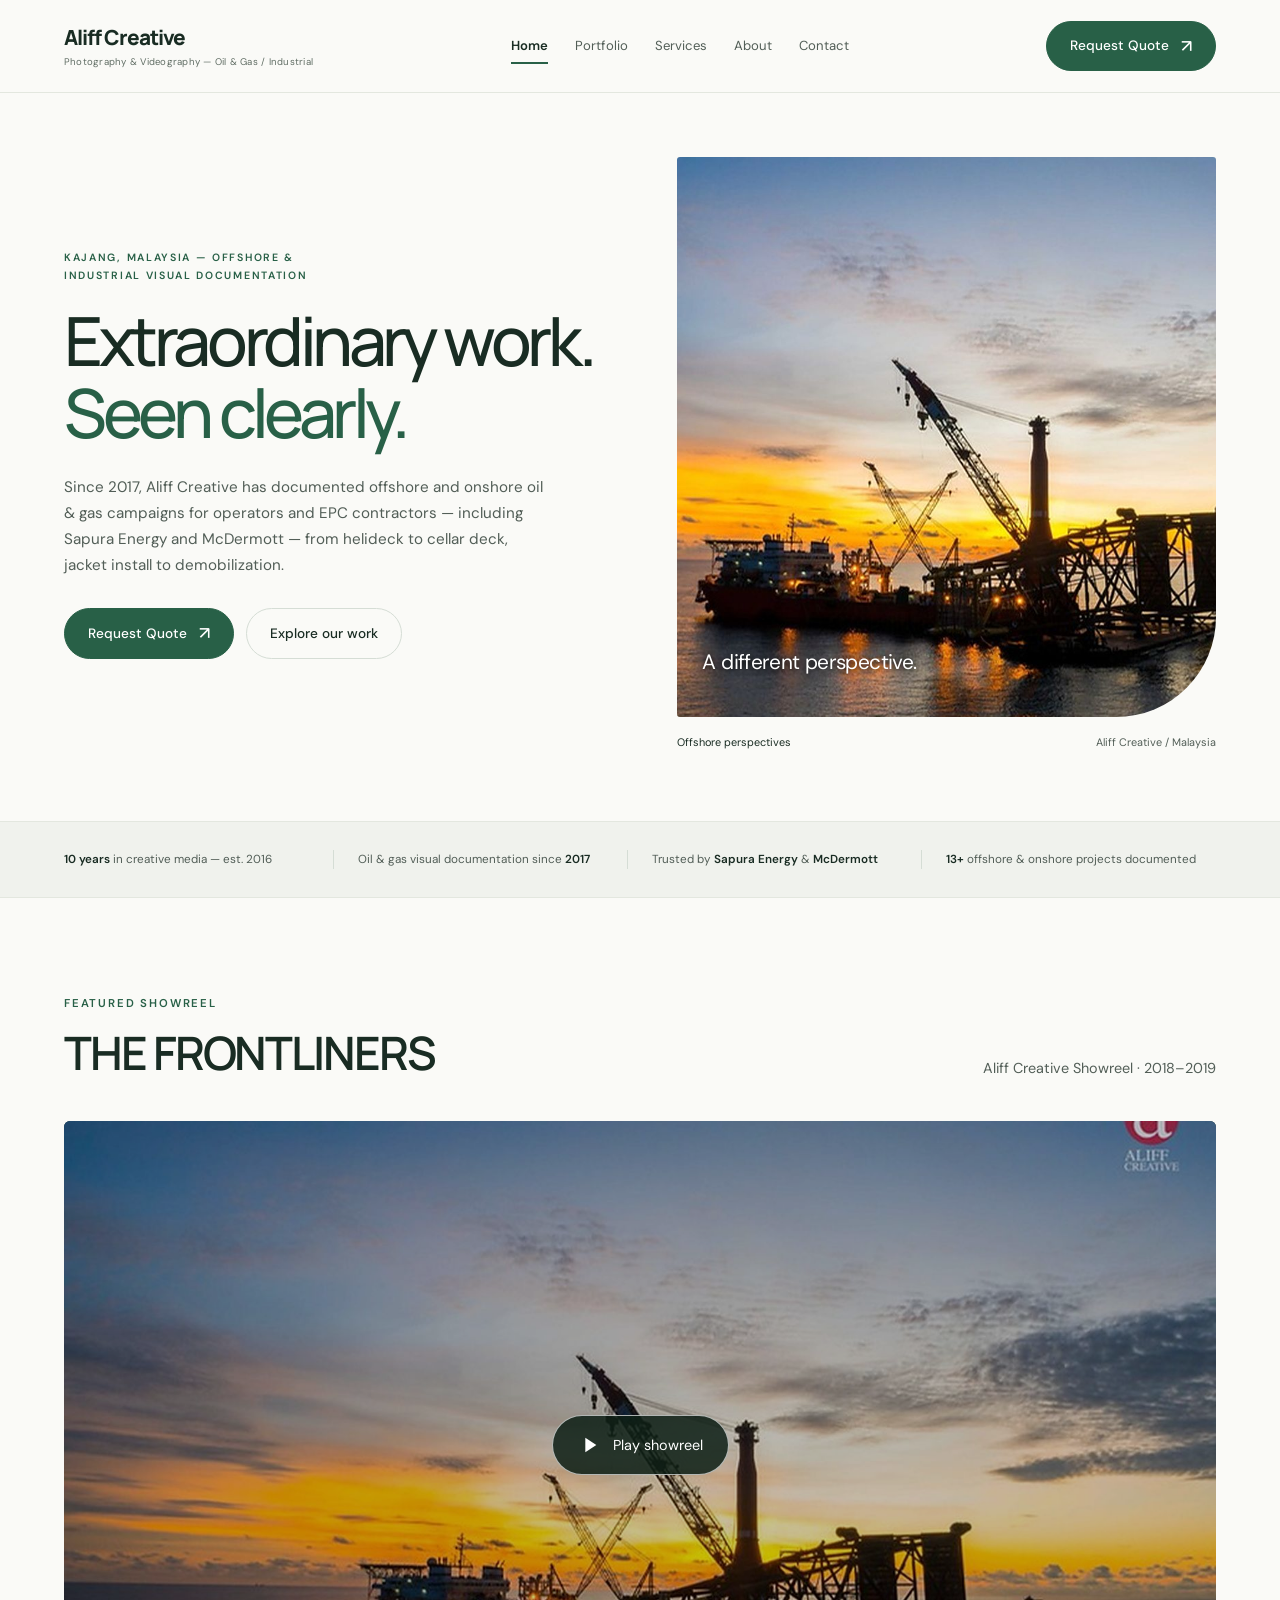
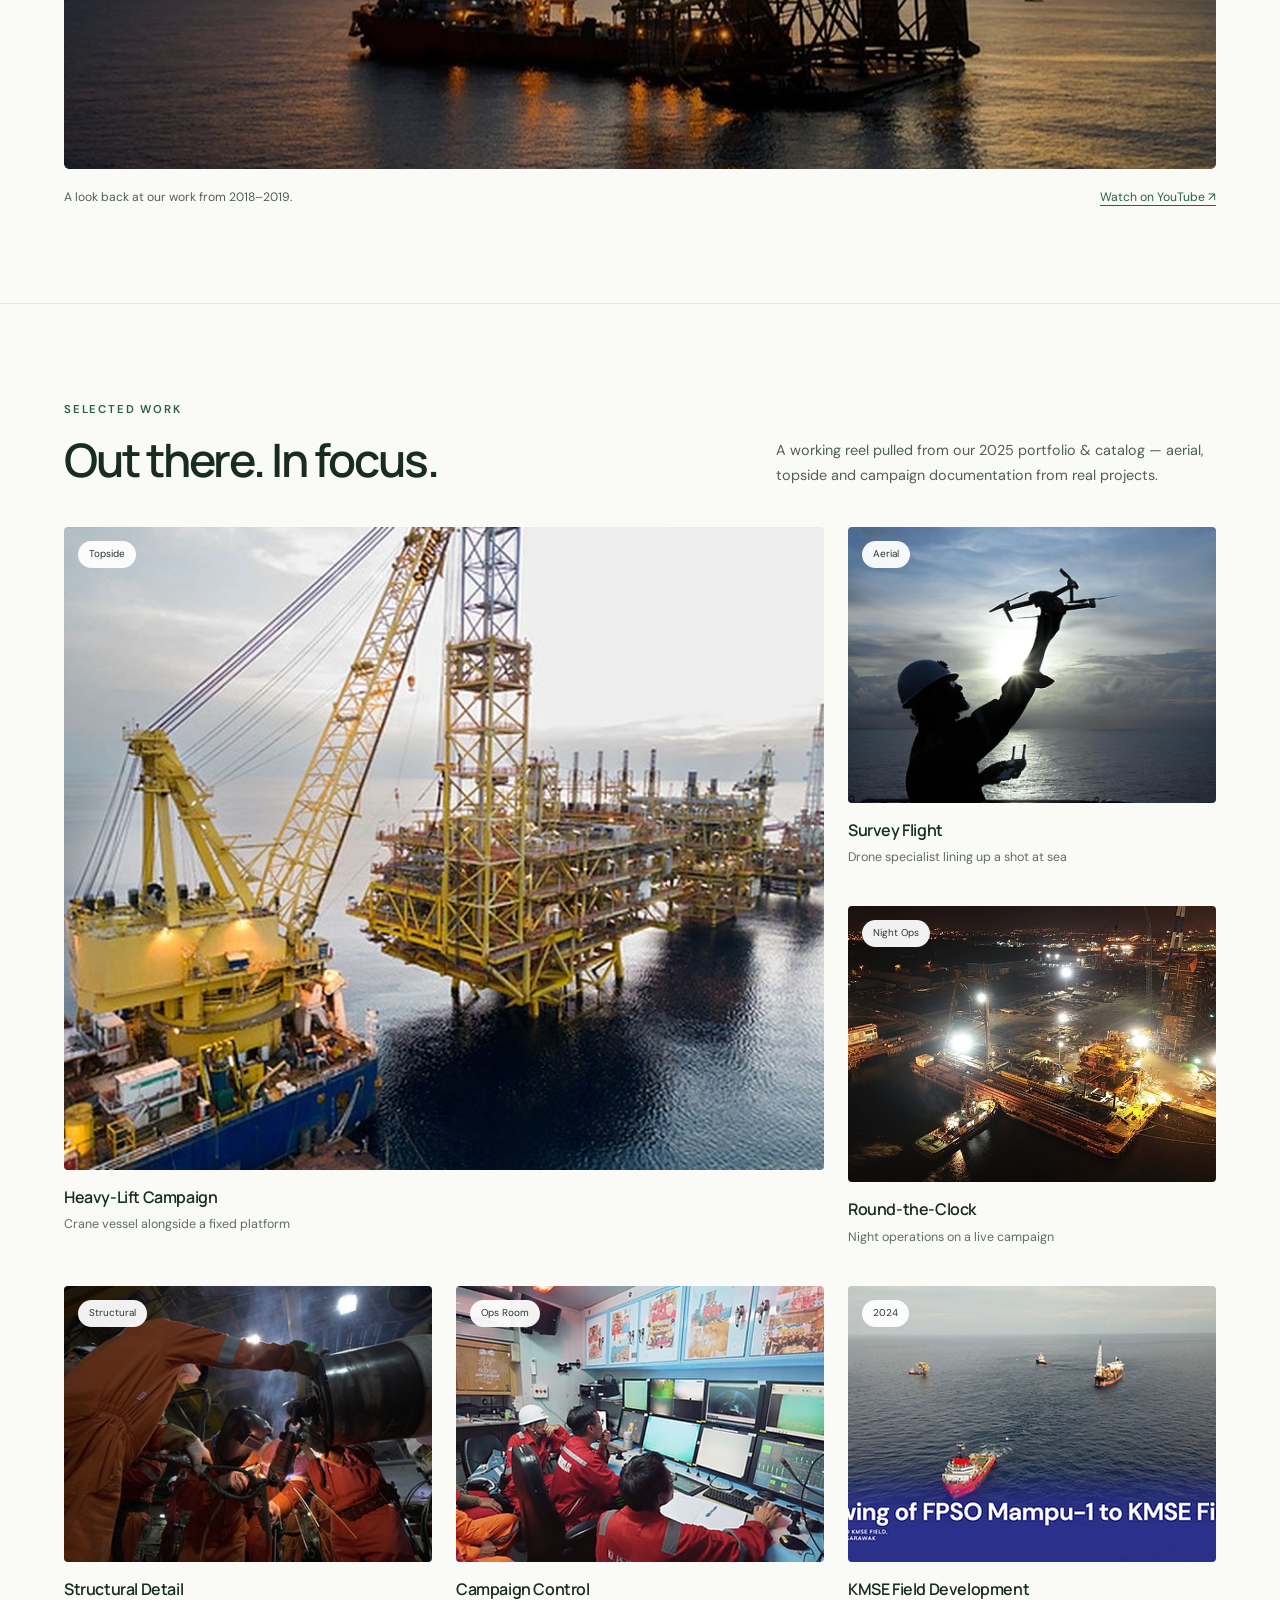
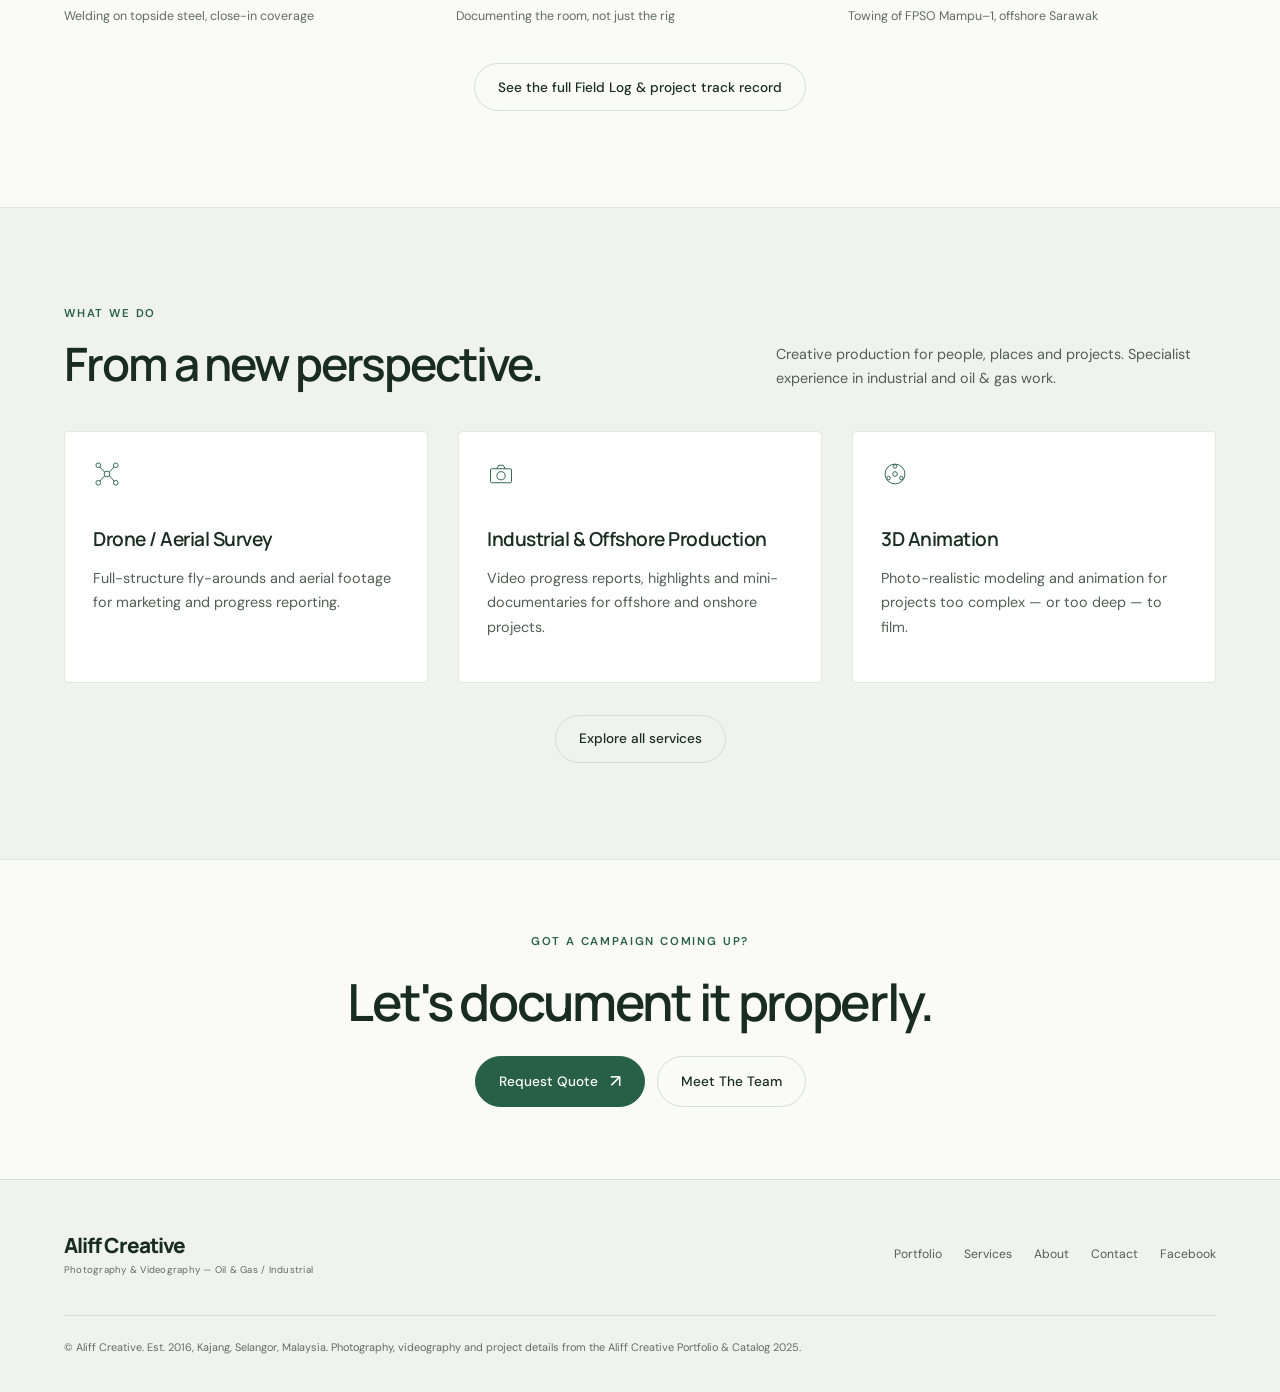
<file: index.html>
<!DOCTYPE html>
<html lang="en">
<head>
<meta charset="UTF-8">
<meta name="viewport" content="width=device-width, initial-scale=1.0">
<title>Aliff Creative — Offshore &amp; Industrial Photography, Videography</title>
<meta name="description" content="Aliff Creative documents offshore and onshore oil &amp; gas operations across Malaysia — aerial survey, topside photography, turnaround video and 3D animation, trusted since 2017.">
<link rel="preconnect" href="https://fonts.googleapis.com">
<link rel="stylesheet" href="https://fonts.googleapis.com/css2?family=Manrope:wght@400;500;600;700;800&family=DM+Sans:wght@400;500;600&display=swap">
<link rel="stylesheet" href="styles.css">
</head>
<body data-page="index">
<a class="skip-link" href="#main">Skip to content</a>

<header class="topbar">
  <div class="wrap">
    <a class="brand" href="index.html">
      <strong>Aliff Creative</strong>
      <span>Photography &amp; Videography — Oil &amp; Gas / Industrial</span>
    </a>
    <button class="navtoggle" id="navToggle" aria-expanded="false" aria-controls="navLinks" aria-label="Toggle menu">
      <span></span><span></span><span></span>
    </button>
    <nav class="navlinks" id="navLinks">
      <a href="index.html" aria-current="page">Home</a>
      <a href="work.html">Portfolio</a>
      <a href="services.html">Services</a>
      <a href="about.html">About</a>
      <a href="contact.html">Contact</a>
    </nav>
    <div class="navcta">
      <a class="btn btn-solid" href="contact.html">Request Quote</a>
    </div>
  </div>
</header>

<main id="main" tabindex="-1">
  <section class="hero">
    <div class="hero-media">
      <div class="wrap hero-copy">
        <p class="eyebrow">Kajang, Malaysia — Offshore &amp; Industrial Visual Documentation</p>
        <h1>Extraordinary work.<br><span class="accent">Seen clearly.</span></h1>
        <p>Since 2017, Aliff Creative has documented offshore and onshore oil &amp; gas campaigns for operators and EPC contractors — including Sapura Energy and McDermott — from helideck to cellar deck, jacket install to demobilization.</p>
        <div class="hero-actions">
          <a class="btn btn-solid" href="contact.html">Request Quote</a>
          <a class="btn" href="work.html">Explore our work</a>
        </div>
      </div>
      <figure class="hero-visual"><img src="images/hero-dusk.jpg" width="1680" height="945" alt="Offshore platform silhouetted against the evening sky, photographed by Aliff Creative." fetchpriority="high"><figcaption><span>Offshore perspectives</span><span>Aliff Creative / Malaysia</span></figcaption></figure>
    </div>
  </section>

  <section class="trust">
    <div class="wrap">
      <span class="chip"><strong>10 years</strong> in creative media — est. 2016</span>
      <span class="chip">Oil &amp; gas visual documentation since <strong>2017</strong></span>
      <span class="chip">Trusted by <strong>Sapura Energy</strong> &amp; <strong>McDermott</strong></span>
      <span class="chip"><strong>13+</strong> offshore &amp; onshore projects documented</span>
    </div>
  </section>

  <section class="showreel" id="showreel" aria-labelledby="showreel-title">
    <div class="wrap">
      <div class="head-row">
        <div>
          <p class="eyebrow">Featured showreel</p>
          <h2 id="showreel-title">THE FRONTLINERS</h2>
        </div>
        <p class="lede">Aliff Creative Showreel &middot; 2018&ndash;2019</p>
      </div>
      <div class="showreel-player" id="showreelPlayer">
        <a class="showreel-preview" href="https://www.youtube.com/watch?v=B8L6DgUXT6s" aria-label="Play THE FRONTLINERS, Aliff Creative Showreel 2018 to 2019">
          <img src="https://i.ytimg.com/vi/B8L6DgUXT6s/hqdefault.jpg" alt="" width="480" height="360" loading="lazy" decoding="async">
          <span class="showreel-play"><svg width="22" height="22" viewBox="0 0 24 24" aria-hidden="true"><path d="M8 4v16l12-8z" fill="currentColor"/></svg><span>Play showreel</span></span>
        </a>
      </div>
      <div class="showreel-caption">
        <span>A look back at our work from 2018&ndash;2019.</span>
        <a href="https://www.youtube.com/watch?v=B8L6DgUXT6s" target="_blank" rel="noopener">Watch on YouTube &nearr;</a>
      </div>
    </div>
  </section>

  <section id="work">
    <div class="wrap">
      <div class="head-row">
        <div>
          <p class="eyebrow">Selected Work</p>
          <h2>Out there. In focus.</h2>
        </div>
        <p class="lede">A working reel pulled from our 2025 portfolio &amp; catalog — aerial, topside and campaign documentation from real projects.</p>
      </div>

      <div class="sheet">
        <article class="frame">
          <div class="perf"></div>
          <div class="frame-media">
            <img loading="lazy" decoding="async" src="images/crane-vessel.jpg" alt="Heavy-lift crane vessel alongside a fixed offshore platform under overcast sky.">
            <span class="frame-tag">Topside</span>
          </div>
          <div class="perf"></div>
          <div class="frame-body">
            <h3>Heavy-Lift Campaign</h3>
            <p>Crane vessel alongside a fixed platform</p>
          </div>
        </article>

        <article class="frame">
          <div class="perf"></div>
          <div class="frame-media">
            <img loading="lazy" decoding="async" src="images/drone-op.jpg" alt="Drone operator silhouetted against the sun, launching a survey flight offshore.">
            <span class="frame-tag">Aerial</span>
          </div>
          <div class="perf"></div>
          <div class="frame-body">
            <h3>Survey Flight</h3>
            <p>Drone specialist lining up a shot at sea</p>
          </div>
        </article>

        <article class="frame">
          <div class="perf"></div>
          <div class="frame-media">
            <img loading="lazy" decoding="async" src="images/night-ops.jpg" alt="Night operations at a live project site, work vessels under floodlight.">
            <span class="frame-tag">Night Ops</span>
          </div>
          <div class="perf"></div>
          <div class="frame-body">
            <h3>Round-the-Clock</h3>
            <p>Night operations on a live campaign</p>
          </div>
        </article>

        <article class="frame">
          <div class="perf"></div>
          <div class="frame-media">
            <img loading="lazy" decoding="async" src="images/welding.jpg" alt="Welder in full PPE working on topside structural steel, sparks visible.">
            <span class="frame-tag">Structural</span>
          </div>
          <div class="perf"></div>
          <div class="frame-body">
            <h3>Structural Detail</h3>
            <p>Welding on topside steel, close-in coverage</p>
          </div>
        </article>

        <article class="frame">
          <div class="perf"></div>
          <div class="frame-media">
            <img loading="lazy" decoding="async" src="images/control-room.jpg" alt="Crew in red coveralls monitoring multiple screens in an operations control room.">
            <span class="frame-tag">Ops Room</span>
          </div>
          <div class="perf"></div>
          <div class="frame-body">
            <h3>Campaign Control</h3>
            <p>Documenting the room, not just the rig</p>
          </div>
        </article>

        <article class="frame">
          <div class="perf"></div>
          <div class="frame-media">
            <img loading="lazy" decoding="async" src="images/fpso-towing.jpg" alt="Aerial view of the FPSO Mampu-1 under tow to KMSE Field, offshore Sarawak.">
            <span class="frame-tag">2024</span>
          </div>
          <div class="perf"></div>
          <div class="frame-body">
            <h3>KMSE Field Development</h3>
            <p>Towing of FPSO Mampu&#8211;1, offshore Sarawak</p>
          </div>
        </article>
      </div>

      <div style="margin-top:36px;text-align:center;">
        <a class="btn" href="work.html">See the full Field Log &amp; project track record</a>
      </div>
    </div>
  </section>

  <section style="background:var(--ink-2);border-block:1px solid var(--line-soft);">
    <div class="wrap">
      <div class="head-row">
        <div>
          <p class="eyebrow">What We Do</p>
          <h2>From a new perspective.</h2>
        </div>
        <p class="lede">Creative production for people, places and projects. Specialist experience in industrial and oil &amp; gas work.</p>
      </div>
      <div class="spec-list home-services">
        <div class="spec">
          <svg viewBox="0 0 48 48" stroke-width="1.6" fill="none" stroke="currentColor"><circle cx="24" cy="24" r="5"/><circle cx="9" cy="9" r="4"/><circle cx="39" cy="9" r="4"/><circle cx="9" cy="39" r="4"/><circle cx="39" cy="39" r="4"/><line x1="20" y1="21" x2="12" y2="12"/><line x1="28" y1="21" x2="36" y2="12"/><line x1="20" y1="27" x2="12" y2="36"/><line x1="28" y1="27" x2="36" y2="36"/></svg>
          <div><h3>Drone / Aerial Survey</h3><p>Full-structure fly-arounds and aerial footage for marketing and progress reporting.</p></div>
        </div>
        <div class="spec">
          <svg viewBox="0 0 48 48" stroke-width="1.6" fill="none" stroke="currentColor"><rect x="6" y="15" width="36" height="24" rx="2"/><path d="M17 15l3-6h8l3 6"/><circle cx="24" cy="27" r="7"/></svg>
          <div><h3>Industrial &amp; Offshore Production</h3><p>Video progress reports, highlights and mini-documentaries for offshore and onshore projects.</p></div>
        </div>
        <div class="spec">
          <svg viewBox="0 0 48 48" stroke-width="1.6" fill="none" stroke="currentColor"><circle cx="24" cy="24" r="17"/><circle cx="24" cy="24" r="4"/><circle cx="24" cy="11" r="3"/><circle cx="35" cy="31" r="3"/><circle cx="13" cy="31" r="3"/></svg>
          <div><h3>3D Animation</h3><p>Photo-realistic modeling and animation for projects too complex — or too deep — to film.</p></div>
        </div>
      </div>
      <div style="margin-top:32px;text-align:center;">
        <a class="btn" href="services.html">Explore all services</a>
      </div>
    </div>
  </section>

  <section class="section-tight">
    <div class="wrap" style="text-align:center;">
      <p class="eyebrow">Got A Campaign Coming Up?</p>
      <h2 style="margin-top:8px;">Let's document it properly.</h2>
      <div class="hero-actions" style="justify-content:center;margin-top:24px;">
        <a class="btn btn-solid" href="contact.html">Request Quote</a>
        <a class="btn" href="about.html">Meet The Team</a>
      </div>
    </div>
  </section>
</main>

<footer>
  <div class="wrap">
    <div class="foot-row">
      <a class="brand" href="index.html">
        <strong>Aliff Creative</strong>
        <span>Photography &amp; Videography — Oil &amp; Gas / Industrial</span>
      </a>
      <nav class="foot-links">
        <a href="work.html">Portfolio</a>
        <a href="services.html">Services</a>
        <a href="about.html">About</a>
        <a href="contact.html">Contact</a>
        <a href="https://www.facebook.com/AliffCreativeDesign/" target="_blank" rel="noopener">Facebook</a>
      </nav>
    </div>
    <p class="credits">
      &copy; Aliff Creative. Est. 2016, Kajang, Selangor, Malaysia. Photography, videography and project details from the Aliff Creative Portfolio &amp; Catalog 2025.
    </p>
  </div>
</footer>

<script src="script.js"></script>
</body>
</html>
</file>
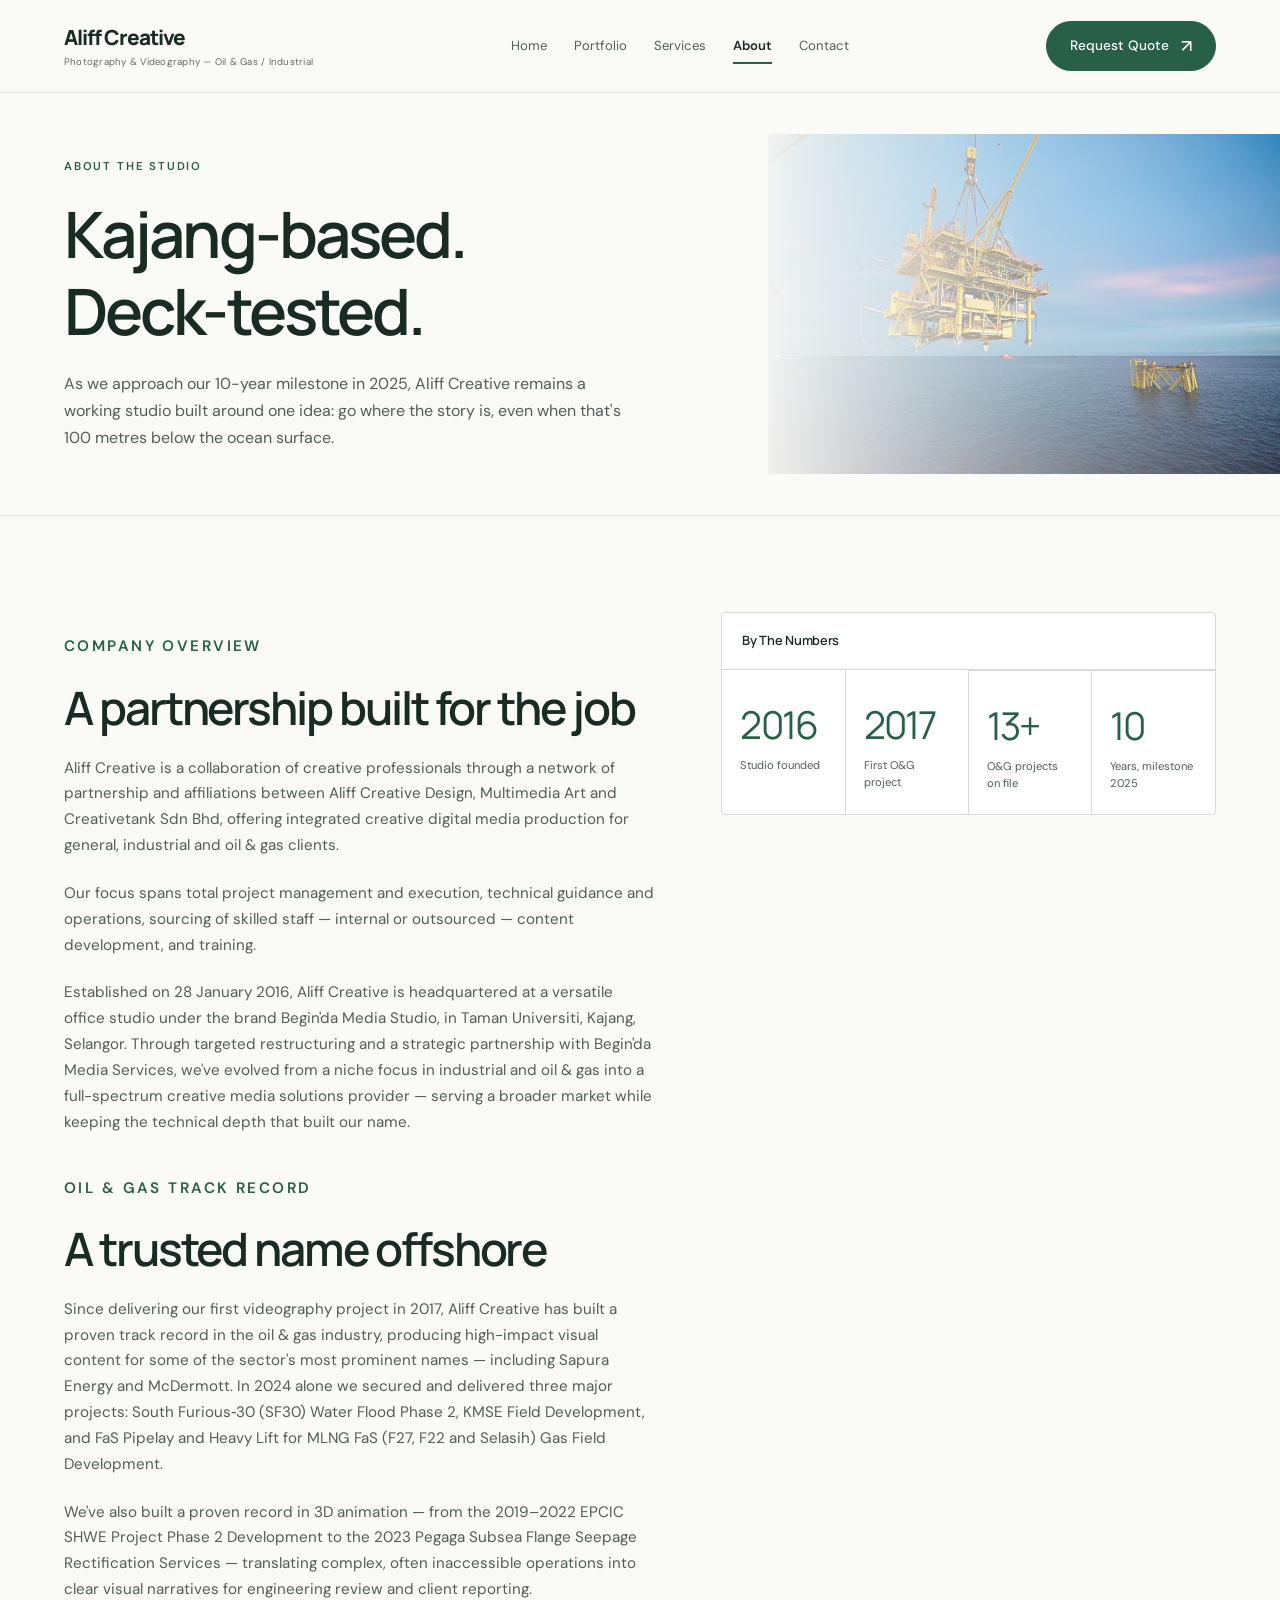
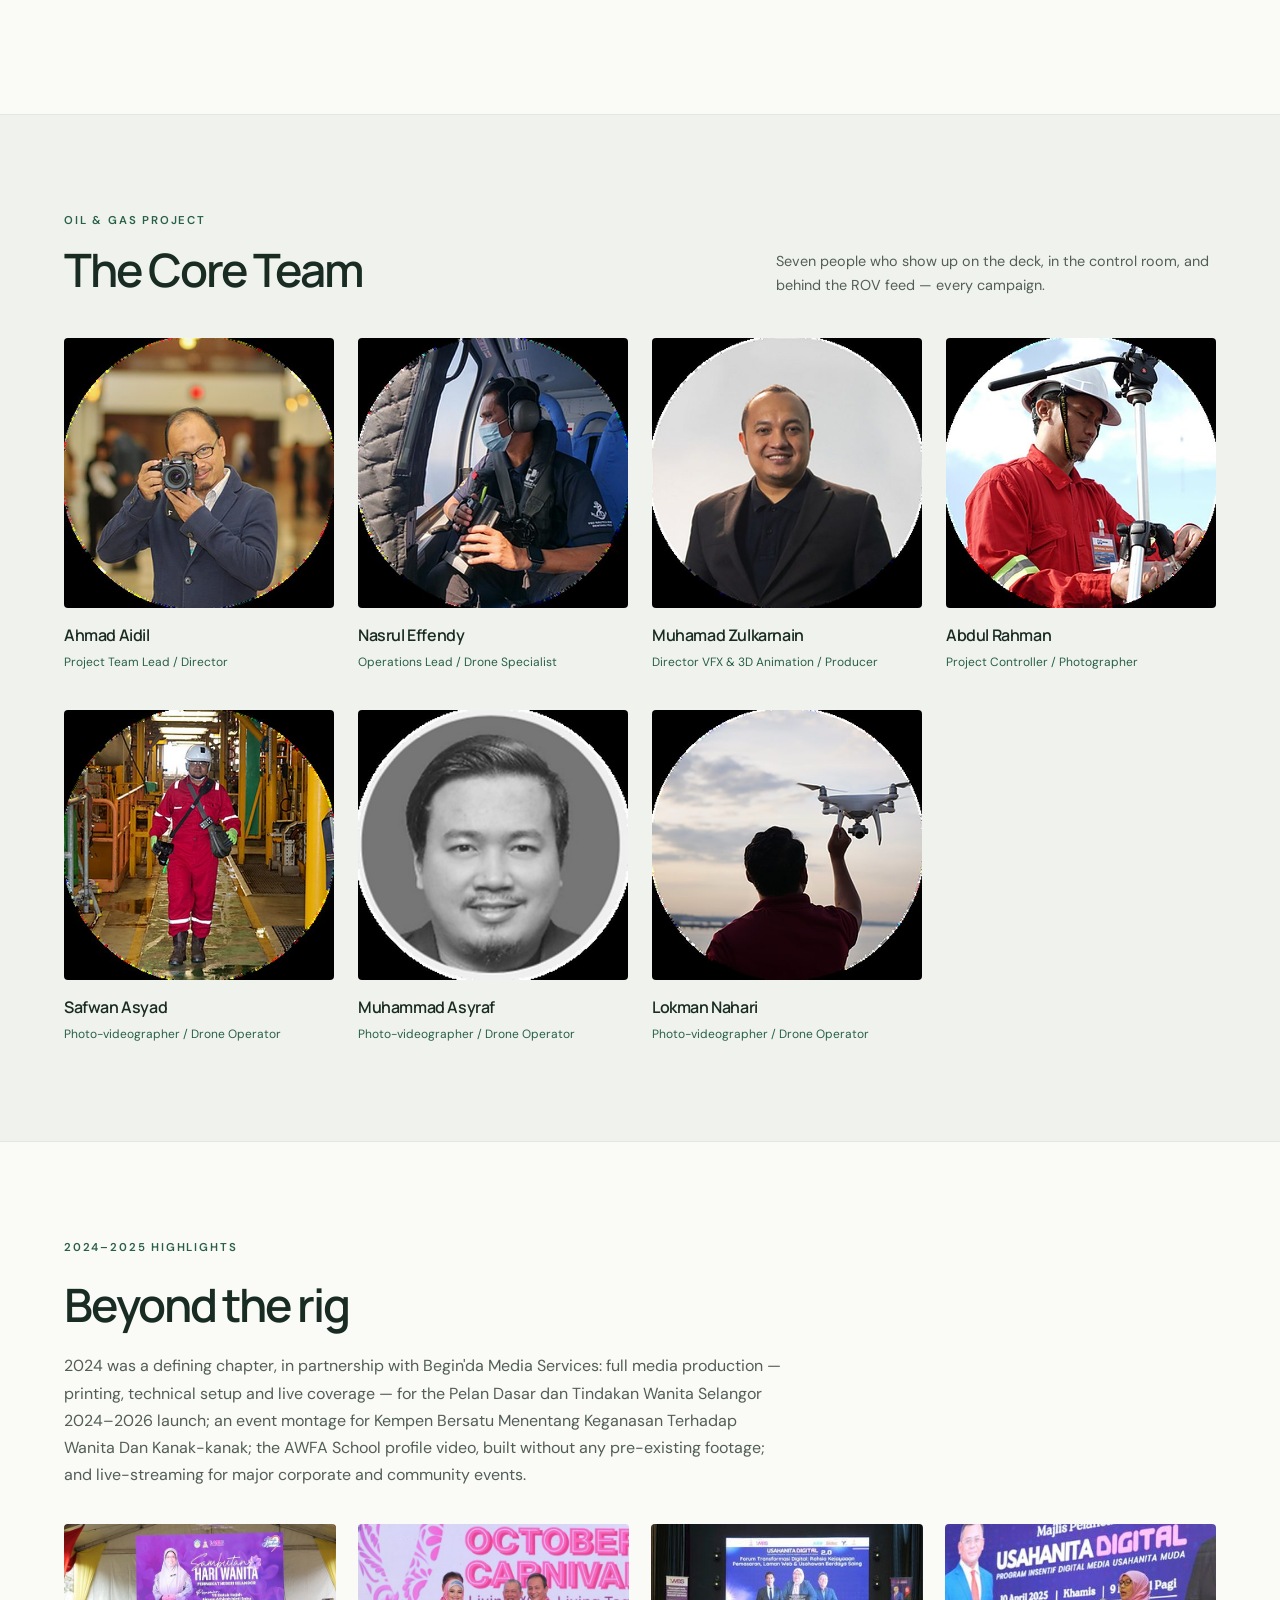
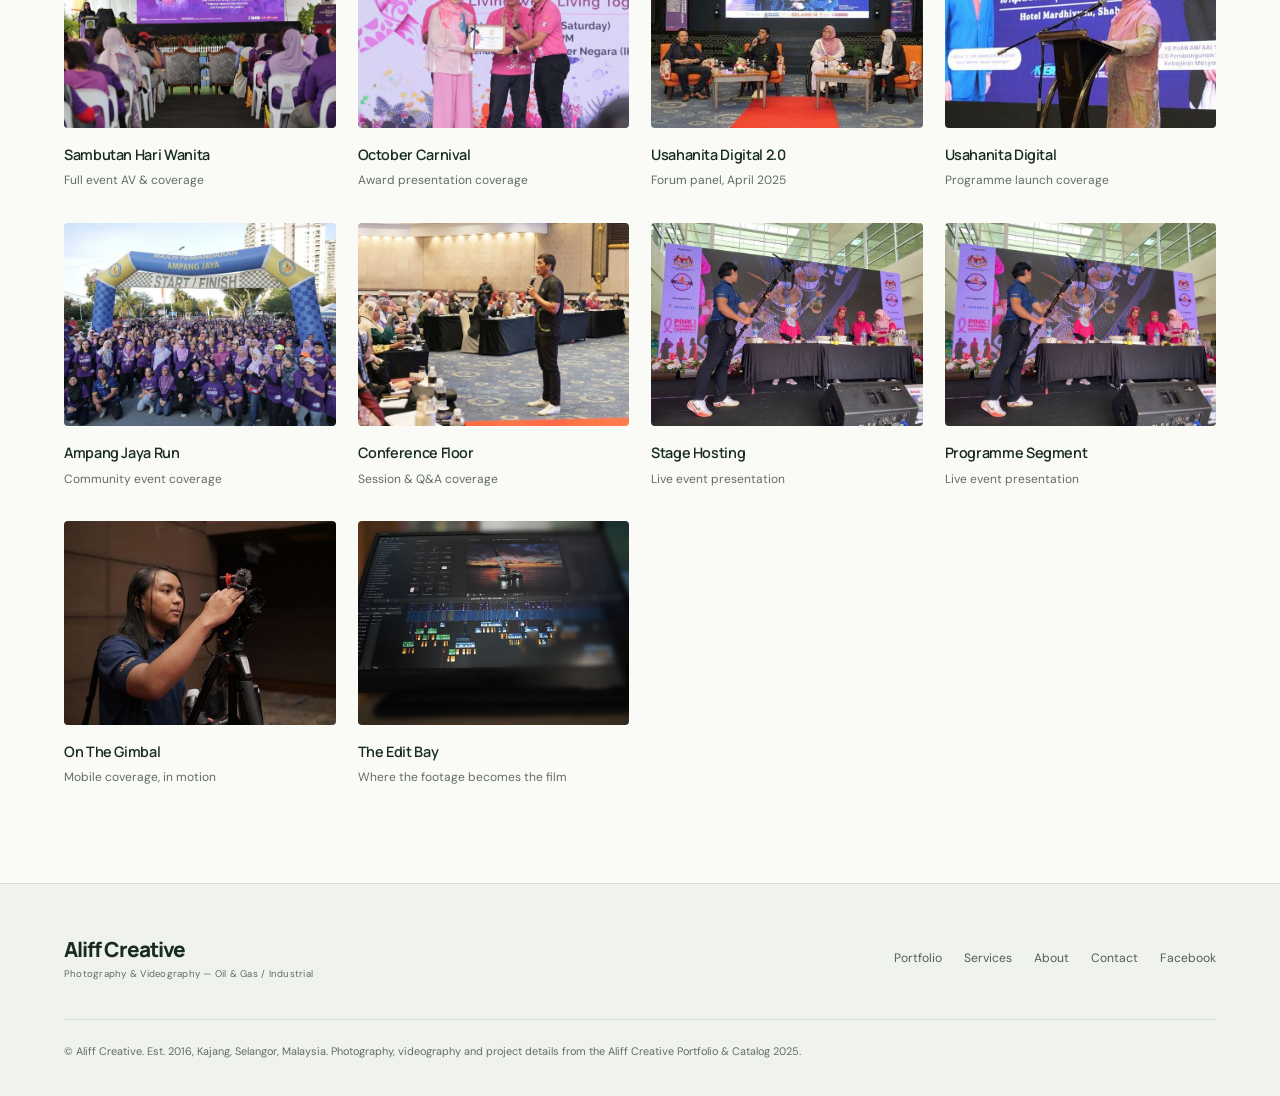
<file: about.html>
<!DOCTYPE html>
<html lang="en">
<head>
<meta charset="UTF-8">
<meta name="viewport" content="width=device-width, initial-scale=1.0">
<title>About — Aliff Creative</title>
<meta name="description" content="Aliff Creative is a Kajang-based creative media studio, a partnership of Aliff Creative Design, Multimedia Art and Creativetank Sdn Bhd, marking 10 years in 2025.">
<link rel="preconnect" href="https://fonts.googleapis.com">
<link rel="stylesheet" href="https://fonts.googleapis.com/css2?family=Manrope:wght@400;500;600;700;800&family=DM+Sans:wght@400;500;600&display=swap">
<link rel="stylesheet" href="styles.css">
</head>
<body data-page="about">
<a class="skip-link" href="#main">Skip to content</a>

<header class="topbar">
  <div class="wrap">
    <a class="brand" href="index.html"><strong>Aliff Creative</strong><span>Photography &amp; Videography — Oil &amp; Gas / Industrial</span></a>
    <button class="navtoggle" id="navToggle" aria-expanded="false" aria-controls="navLinks" aria-label="Toggle menu"><span></span><span></span><span></span></button>
    <nav class="navlinks" id="navLinks">
      <a href="index.html">Home</a>
      <a href="work.html">Portfolio</a>
      <a href="services.html">Services</a>
      <a href="about.html" aria-current="page">About</a>
      <a href="contact.html">Contact</a>
    </nav>
    <div class="navcta"><a class="btn btn-solid" href="contact.html">Request Quote</a></div>
  </div>
</header>

<main id="main" tabindex="-1">
  <section class="page-header">
    <div class="page-header-media" style="background-image:url('images/platform-day.jpg');">
      <div class="wrap page-header-copy">
        <p class="eyebrow">About The Studio</p>
        <h1>Kajang-based. Deck-tested.</h1>
        <p>As we approach our 10-year milestone in 2025, Aliff Creative remains a working studio built around one idea: go where the story is, even when that's 100 metres below the ocean surface.</p>
      </div>
    </div>
  </section>

  <section>
    <div class="wrap about-grid">
      <div class="about-copy">
        <p class="eyebrow">Company Overview</p>
        <h2 style="margin-top:8px;">A partnership built for the job</h2>
        <p style="margin-top:20px;">Aliff Creative is a collaboration of creative professionals through a network of partnership and affiliations between Aliff Creative Design, Multimedia Art and Creativetank Sdn Bhd, offering integrated creative digital media production for general, industrial and oil &amp; gas clients.</p>
        <p>Our focus spans total project management and execution, technical guidance and operations, sourcing of skilled staff — internal or outsourced — content development, and training.</p>
        <p>Established on 28 January 2016, Aliff Creative is headquartered at a versatile office studio under the brand Begin'da Media Studio, in Taman Universiti, Kajang, Selangor. Through targeted restructuring and a strategic partnership with Begin'da Media Services, we've evolved from a niche focus in industrial and oil &amp; gas into a full-spectrum creative media solutions provider — serving a broader market while keeping the technical depth that built our name.</p>

        <p class="eyebrow" style="margin-top:40px;">Oil &amp; Gas Track Record</p>
        <h2 style="margin-top:8px;">A trusted name offshore</h2>
        <p style="margin-top:20px;">Since delivering our first videography project in 2017, Aliff Creative has built a proven track record in the oil &amp; gas industry, producing high-impact visual content for some of the sector's most prominent names — including Sapura Energy and McDermott. In 2024 alone we secured and delivered three major projects: South Furious&#8209;30 (SF30) Water Flood Phase 2, KMSE Field Development, and FaS Pipelay and Heavy Lift for MLNG FaS (F27, F22 and Selasih) Gas Field Development.</p>
        <p>We've also built a proven record in 3D animation — from the 2019&#8211;2022 EPCIC SHWE Project Phase 2 Development to the 2023 Pegaga Subsea Flange Seepage Rectification Services — translating complex, often inaccessible operations into clear visual narratives for engineering review and client reporting.</p>
      </div>

      <div class="standards">
        <h3>By The Numbers</h3>
        <div class="stats" style="border:none;">
          <div class="stat" style="border-right:1px solid var(--line);"><div class="num">2016</div><div class="label">Studio founded</div></div>
          <div class="stat"><div class="num">2017</div><div class="label">First O&amp;G project</div></div>
          <div class="stat" style="border-right:1px solid var(--line);border-top:1px solid var(--line);"><div class="num">13+</div><div class="label">O&amp;G projects on file</div></div>
          <div class="stat" style="border-top:1px solid var(--line);"><div class="num">10</div><div class="label">Years, milestone 2025</div></div>
        </div>
      </div>
    </div>
  </section>

  <section style="background:var(--ink-2);border-block:1px solid var(--line-soft);">
    <div class="wrap">
      <div class="head-row">
        <div>
          <p class="eyebrow">Oil &amp; Gas Project</p>
          <h2>The Core Team</h2>
        </div>
        <p class="lede">Seven people who show up on the deck, in the control room, and behind the ROV feed — every campaign.</p>
      </div>
      <div class="team-grid">
        <div class="team-card">
          <div class="team-photo"><img loading="lazy" decoding="async" src="images/team-aidil.jpg" alt="Portrait of Ahmad Aidil"></div>
          <h3>Ahmad Aidil</h3><p>Project Team Lead / Director</p>
        </div>
        <div class="team-card">
          <div class="team-photo"><img loading="lazy" decoding="async" src="images/team-effendy.jpg" alt="Portrait of Nasrul Effendy"></div>
          <h3>Nasrul Effendy</h3><p>Operations Lead / Drone Specialist</p>
        </div>
        <div class="team-card">
          <div class="team-photo"><img loading="lazy" decoding="async" src="images/team-zulkarnain.jpg" alt="Portrait of Muhamad Zulkarnain"></div>
          <h3>Muhamad Zulkarnain</h3><p>Director VFX &amp; 3D Animation / Producer</p>
        </div>
        <div class="team-card">
          <div class="team-photo"><img loading="lazy" decoding="async" src="images/team-rahman.jpg" alt="Portrait of Abdul Rahman"></div>
          <h3>Abdul Rahman</h3><p>Project Controller / Photographer</p>
        </div>
        <div class="team-card">
          <div class="team-photo"><img loading="lazy" decoding="async" src="images/team-asyad.jpg" alt="Portrait of Safwan Asyad"></div>
          <h3>Safwan Asyad</h3><p>Photo-videographer / Drone Operator</p>
        </div>
        <div class="team-card">
          <div class="team-photo"><img loading="lazy" decoding="async" src="images/team-asyraf.jpg" alt="Portrait of Muhammad Asyraf"></div>
          <h3>Muhammad Asyraf</h3><p>Photo-videographer / Drone Operator</p>
        </div>
        <div class="team-card">
          <div class="team-photo"><img loading="lazy" decoding="async" src="images/team-nahari.jpg" alt="Portrait of Lokman Nahari"></div>
          <h3>Lokman Nahari</h3><p>Photo-videographer / Drone Operator</p>
        </div>
      </div>
    </div>
  </section>

  <section>
    <div class="wrap">
      <p class="eyebrow">2024&#8211;2025 Highlights</p>
      <h2 style="margin-top:8px;max-width:24ch;">Beyond the rig</h2>
      <p style="max-width:66ch;margin-top:20px;color:var(--mist);">2024 was a defining chapter, in partnership with Begin'da Media Services: full media production — printing, technical setup and live coverage — for the Pelan Dasar dan Tindakan Wanita Selangor 2024&#8211;2026 launch; an event montage for Kempen Bersatu Menentang Keganasan Terhadap Wanita Dan Kanak-kanak; the AWFA School profile video, built without any pre-existing footage; and live-streaming for major corporate and community events.</p>

      <div class="mini-sheet" style="margin-top:36px;">
        <article class="mini-frame">
          <div class="frame-media"><img loading="lazy" decoding="async" src="images/highlight-hariwanita.jpg" alt="Large screen and seated audience at a Sambutan Hari Wanita event."></div>
          <div class="frame-body"><h3>Sambutan Hari Wanita</h3><p>Full event AV &amp; coverage</p></div>
        </article>
        <article class="mini-frame">
          <div class="frame-media"><img loading="lazy" decoding="async" src="images/highlight-carnival.jpg" alt="Prize presentation on stage at October Carnival."></div>
          <div class="frame-body"><h3>October Carnival</h3><p>Award presentation coverage</p></div>
        </article>
        <article class="mini-frame">
          <div class="frame-media"><img loading="lazy" decoding="async" src="images/highlight-usahanita-panel.jpg" alt="Panel discussion on stage at the Usahanita Digital 2.0 forum."></div>
          <div class="frame-body"><h3>Usahanita Digital 2.0</h3><p>Forum panel, April 2025</p></div>
        </article>
        <article class="mini-frame">
          <div class="frame-media"><img loading="lazy" decoding="async" src="images/highlight-usahanita-speaker.jpg" alt="Speaker addressing an audience at a Usahanita Digital programme launch."></div>
          <div class="frame-body"><h3>Usahanita Digital</h3><p>Programme launch coverage</p></div>
        </article>
        <article class="mini-frame">
          <div class="frame-media"><img loading="lazy" decoding="async" src="images/highlight-marathon.jpg" alt="Crowd of runners in purple shirts at the Ampang Jaya community run start line."></div>
          <div class="frame-body"><h3>Ampang Jaya Run</h3><p>Community event coverage</p></div>
        </article>
        <article class="mini-frame">
          <div class="frame-media"><img loading="lazy" decoding="async" src="images/highlight-speaker.jpg" alt="Speaker addressing delegates at a conference floor session."></div>
          <div class="frame-body"><h3>Conference Floor</h3><p>Session &amp; Q&amp;A coverage</p></div>
        </article>
        <article class="mini-frame">
          <div class="frame-media"><img loading="lazy" decoding="async" src="images/highlight-stage1.jpg" alt="Host on stage with a boom microphone during a live event."></div>
          <div class="frame-body"><h3>Stage Hosting</h3><p>Live event presentation</p></div>
        </article>
        <article class="mini-frame">
          <div class="frame-media"><img loading="lazy" decoding="async" src="images/highlight-stage2.jpg" alt="Second host on stage during a live programme."></div>
          <div class="frame-body"><h3>Programme Segment</h3><p>Live event presentation</p></div>
        </article>
        <article class="mini-frame">
          <div class="frame-media"><img loading="lazy" decoding="async" src="images/service-gimbal-op.jpg" alt="Camera operator using a gimbal-stabilized rig to film an event."></div>
          <div class="frame-body"><h3>On The Gimbal</h3><p>Mobile coverage, in motion</p></div>
        </article>
        <article class="mini-frame">
          <div class="frame-media"><img loading="lazy" decoding="async" src="images/studio-edit-bay.jpg" alt="Video editing timeline open on a laptop in the edit bay."></div>
          <div class="frame-body"><h3>The Edit Bay</h3><p>Where the footage becomes the film</p></div>
        </article>
      </div>
    </div>
  </section>
</main>

<footer>
  <div class="wrap">
    <div class="foot-row">
      <a class="brand" href="index.html"><strong>Aliff Creative</strong><span>Photography &amp; Videography — Oil &amp; Gas / Industrial</span></a>
      <nav class="foot-links">
        <a href="work.html">Portfolio</a>
        <a href="services.html">Services</a>
        <a href="about.html">About</a>
        <a href="contact.html">Contact</a>
        <a href="https://www.facebook.com/AliffCreativeDesign/" target="_blank" rel="noopener">Facebook</a>
      </nav>
    </div>
    <p class="credits">&copy; Aliff Creative. Est. 2016, Kajang, Selangor, Malaysia. Photography, videography and project details from the Aliff Creative Portfolio &amp; Catalog 2025.</p>
  </div>
</footer>

<script src="script.js"></script>
</body>
</html>
</file>
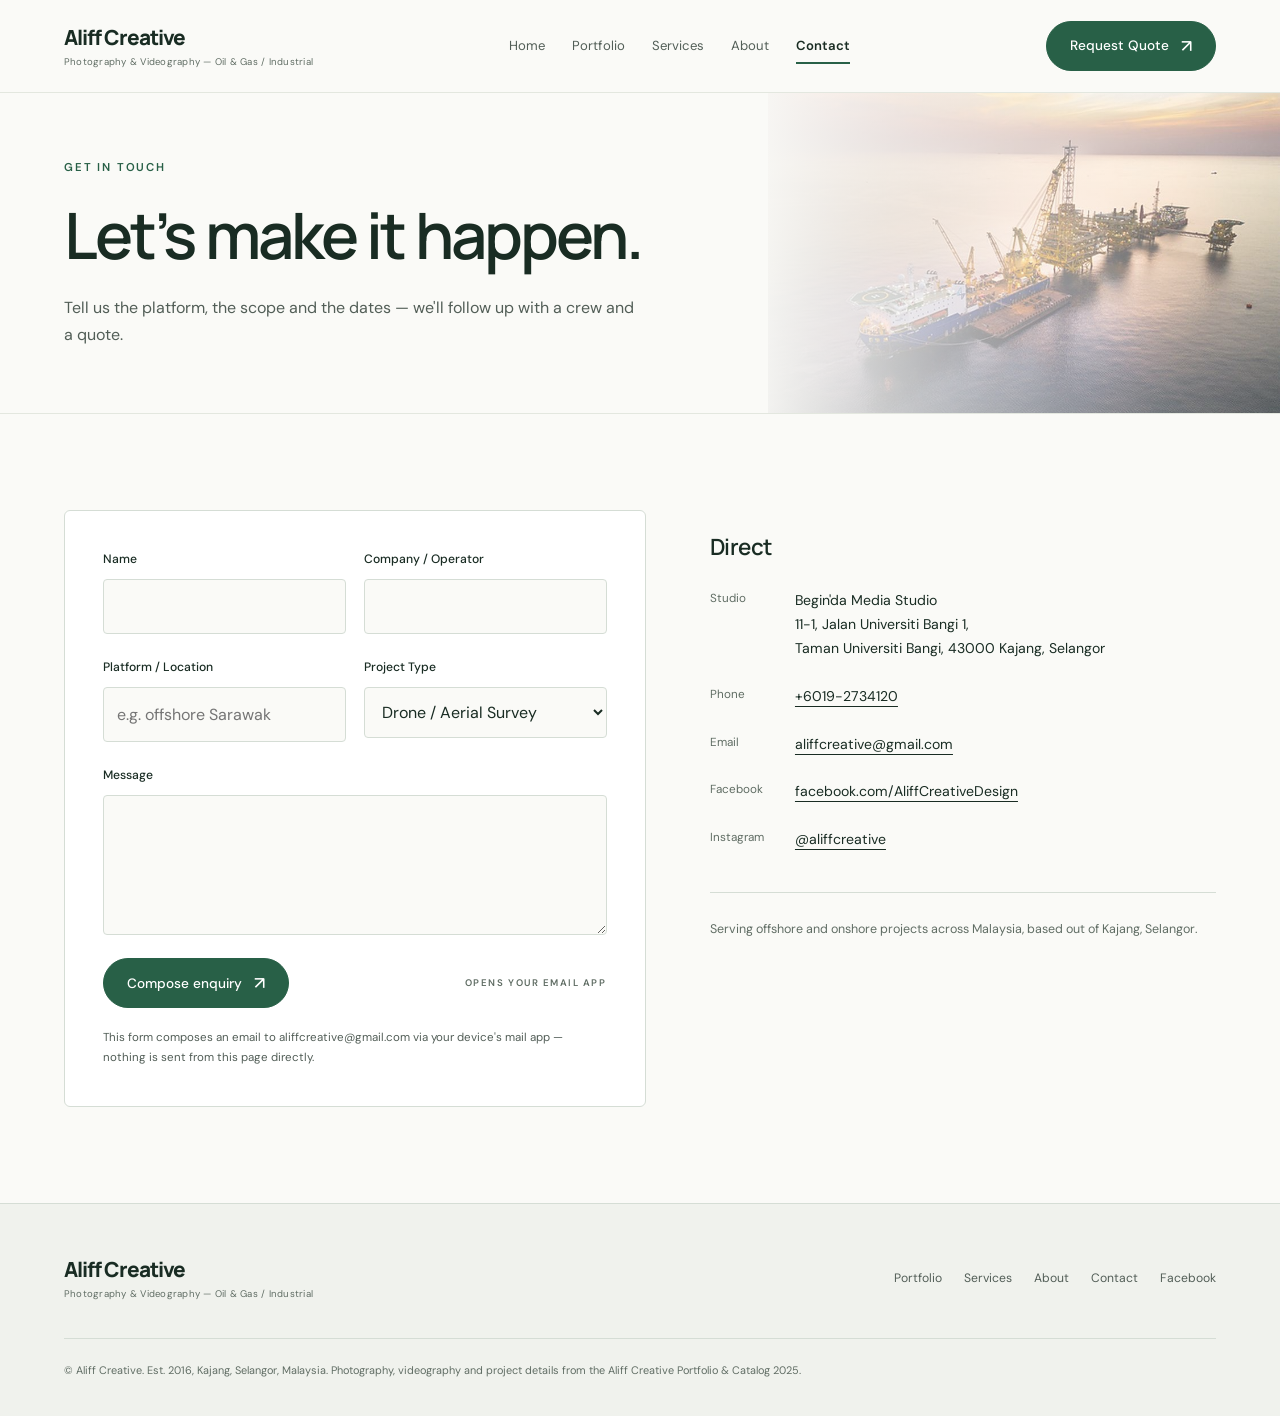
<file: contact.html>
<!DOCTYPE html>
<html lang="en">
<head>
<meta charset="UTF-8">
<meta name="viewport" content="width=device-width, initial-scale=1.0">
<title>Contact — Aliff Creative</title>
<meta name="description" content="Get in touch with Aliff Creative — Kajang, Selangor, Malaysia. Call +6019-2734120, email aliffcreative@gmail.com, or send a project request.">
<link rel="preconnect" href="https://fonts.googleapis.com">
<link rel="stylesheet" href="https://fonts.googleapis.com/css2?family=Manrope:wght@400;500;600;700;800&family=DM+Sans:wght@400;500;600&display=swap">
<link rel="stylesheet" href="styles.css">
</head>
<body data-page="contact">
<a class="skip-link" href="#main">Skip to content</a>

<header class="topbar">
  <div class="wrap">
    <a class="brand" href="index.html"><strong>Aliff Creative</strong><span>Photography &amp; Videography — Oil &amp; Gas / Industrial</span></a>
    <button class="navtoggle" id="navToggle" aria-expanded="false" aria-controls="navLinks" aria-label="Toggle menu"><span></span><span></span><span></span></button>
    <nav class="navlinks" id="navLinks">
      <a href="index.html">Home</a>
      <a href="work.html">Portfolio</a>
      <a href="services.html">Services</a>
      <a href="about.html">About</a>
      <a href="contact.html" aria-current="page">Contact</a>
    </nav>
    <div class="navcta"><a class="btn btn-solid" href="contact.html">Request Quote</a></div>
  </div>
</header>

<main id="main" tabindex="-1">
  <section class="page-header">
    <div class="page-header-media" style="background-image:url('images/sunset-panorama.jpg');">
      <div class="wrap page-header-copy">
        <p class="eyebrow">Get In Touch</p>
        <h1>Let’s make it happen.</h1>
        <p>Tell us the platform, the scope and the dates — we'll follow up with a crew and a quote.</p>
      </div>
    </div>
  </section>

  <section>
    <div class="wrap contact-grid">
      <div>
        <div class="ticket">
          <div class="confirm" id="confirmBox">Your email app should now be open with this request pre-filled — hit send from there. Prefer to skip the form? Use the direct details alongside this.</div>
          <form id="quoteForm">
            <div class="field-row">
              <div class="field"><label for="fName">Name</label><input autocomplete="name" id="fName" name="name" type="text" required></div>
              <div class="field"><label for="fCompany">Company / Operator</label><input autocomplete="organization" id="fCompany" name="company" type="text"></div>
            </div>
            <div class="field-row">
              <div class="field"><label for="fLocation">Platform / Location</label><input id="fLocation" name="location" type="text" placeholder="e.g. offshore Sarawak"></div>
              <div class="field">
                <label for="fType">Project Type</label>
                <select id="fType" name="type">
                  <option>Drone / Aerial Survey</option>
                  <option>Industrial &amp; Offshore Video-Photo</option>
                  <option>Multi-Camera / Live / Studio</option>
                  <option>Photography</option>
                  <option>Graphic Design / Printing</option>
                  <option>3D Animation</option>
                  <option>Other</option>
                </select>
              </div>
            </div>
            <div class="field"><label for="fMessage">Message</label><textarea id="fMessage" name="message" rows="4" required></textarea></div>
            <div class="ticket-foot">
              <button type="submit" class="btn btn-solid">Compose enquiry</button>
              <span class="eyebrow" style="color:var(--mist-dim);">Opens your email app</span>
            </div>
          </form>
          <p class="form-note">This form composes an email to aliffcreative@gmail.com via your device's mail app — nothing is sent from this page directly.</p>
        </div>
      </div>
      <div>
        <div class="direct">
          <h3>Direct</h3>
          <dl>
            <dt>Studio</dt><dd>Begin'da Media Studio<br>11-1, Jalan Universiti Bangi 1,<br>Taman Universiti Bangi, 43000 Kajang, Selangor</dd>
            <dt>Phone</dt><dd><a href="tel:+60192734120">+6019-2734120</a></dd>
            <dt>Email</dt><dd><a href="mailto:aliffcreative@gmail.com">aliffcreative@gmail.com</a></dd>
            <dt>Facebook</dt><dd><a href="https://www.facebook.com/AliffCreativeDesign/" target="_blank" rel="noopener">facebook.com/AliffCreativeDesign</a></dd>
            <dt>Instagram</dt><dd><a href="https://instagram.com/aliffcreative" target="_blank" rel="noopener">@aliffcreative</a></dd>
          </dl>
        </div>
        <p class="note" style="font-size:.78rem;color:var(--mist-dim);">Serving offshore and onshore projects across Malaysia, based out of Kajang, Selangor.</p>
      </div>
    </div>
  </section>
</main>

<footer>
  <div class="wrap">
    <div class="foot-row">
      <a class="brand" href="index.html"><strong>Aliff Creative</strong><span>Photography &amp; Videography — Oil &amp; Gas / Industrial</span></a>
      <nav class="foot-links">
        <a href="work.html">Portfolio</a>
        <a href="services.html">Services</a>
        <a href="about.html">About</a>
        <a href="contact.html">Contact</a>
        <a href="https://www.facebook.com/AliffCreativeDesign/" target="_blank" rel="noopener">Facebook</a>
      </nav>
    </div>
    <p class="credits">&copy; Aliff Creative. Est. 2016, Kajang, Selangor, Malaysia. Photography, videography and project details from the Aliff Creative Portfolio &amp; Catalog 2025.</p>
  </div>
</footer>

<script src="script.js"></script>
</body>
</html>
</file>
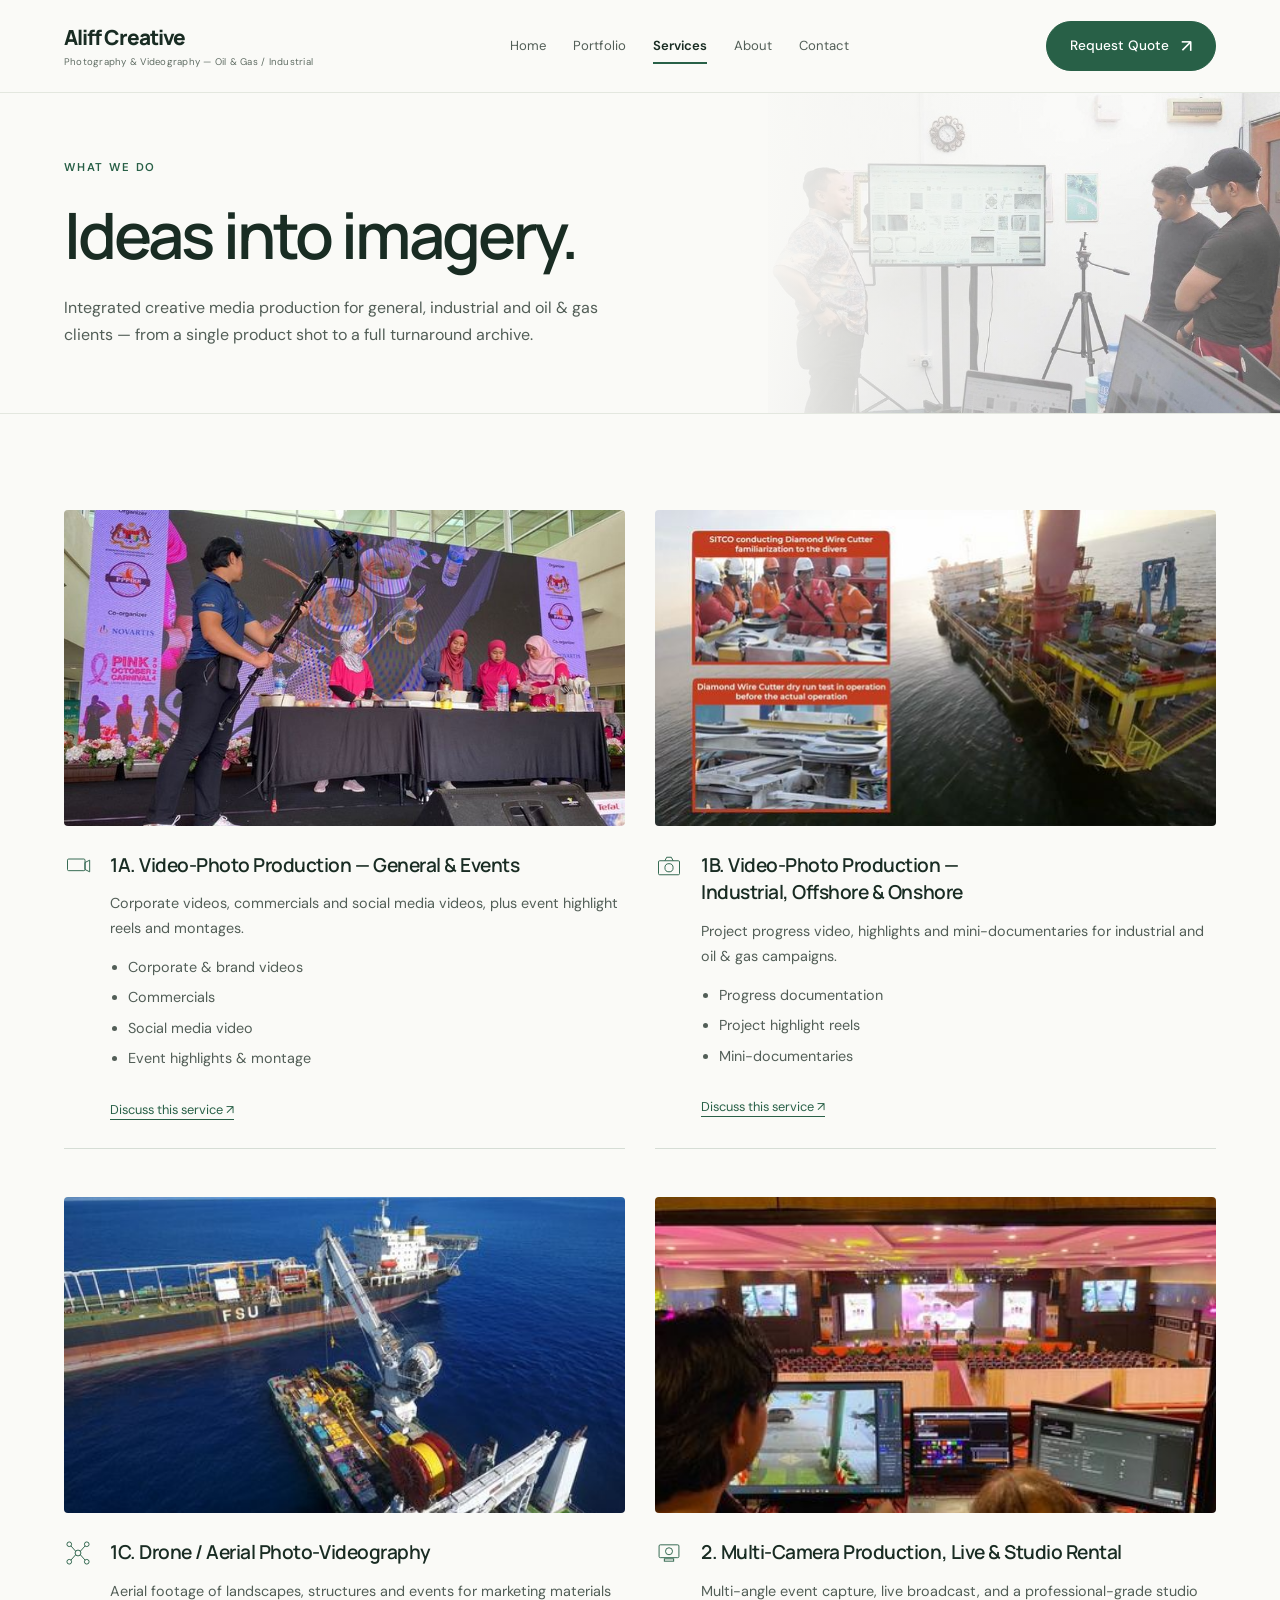
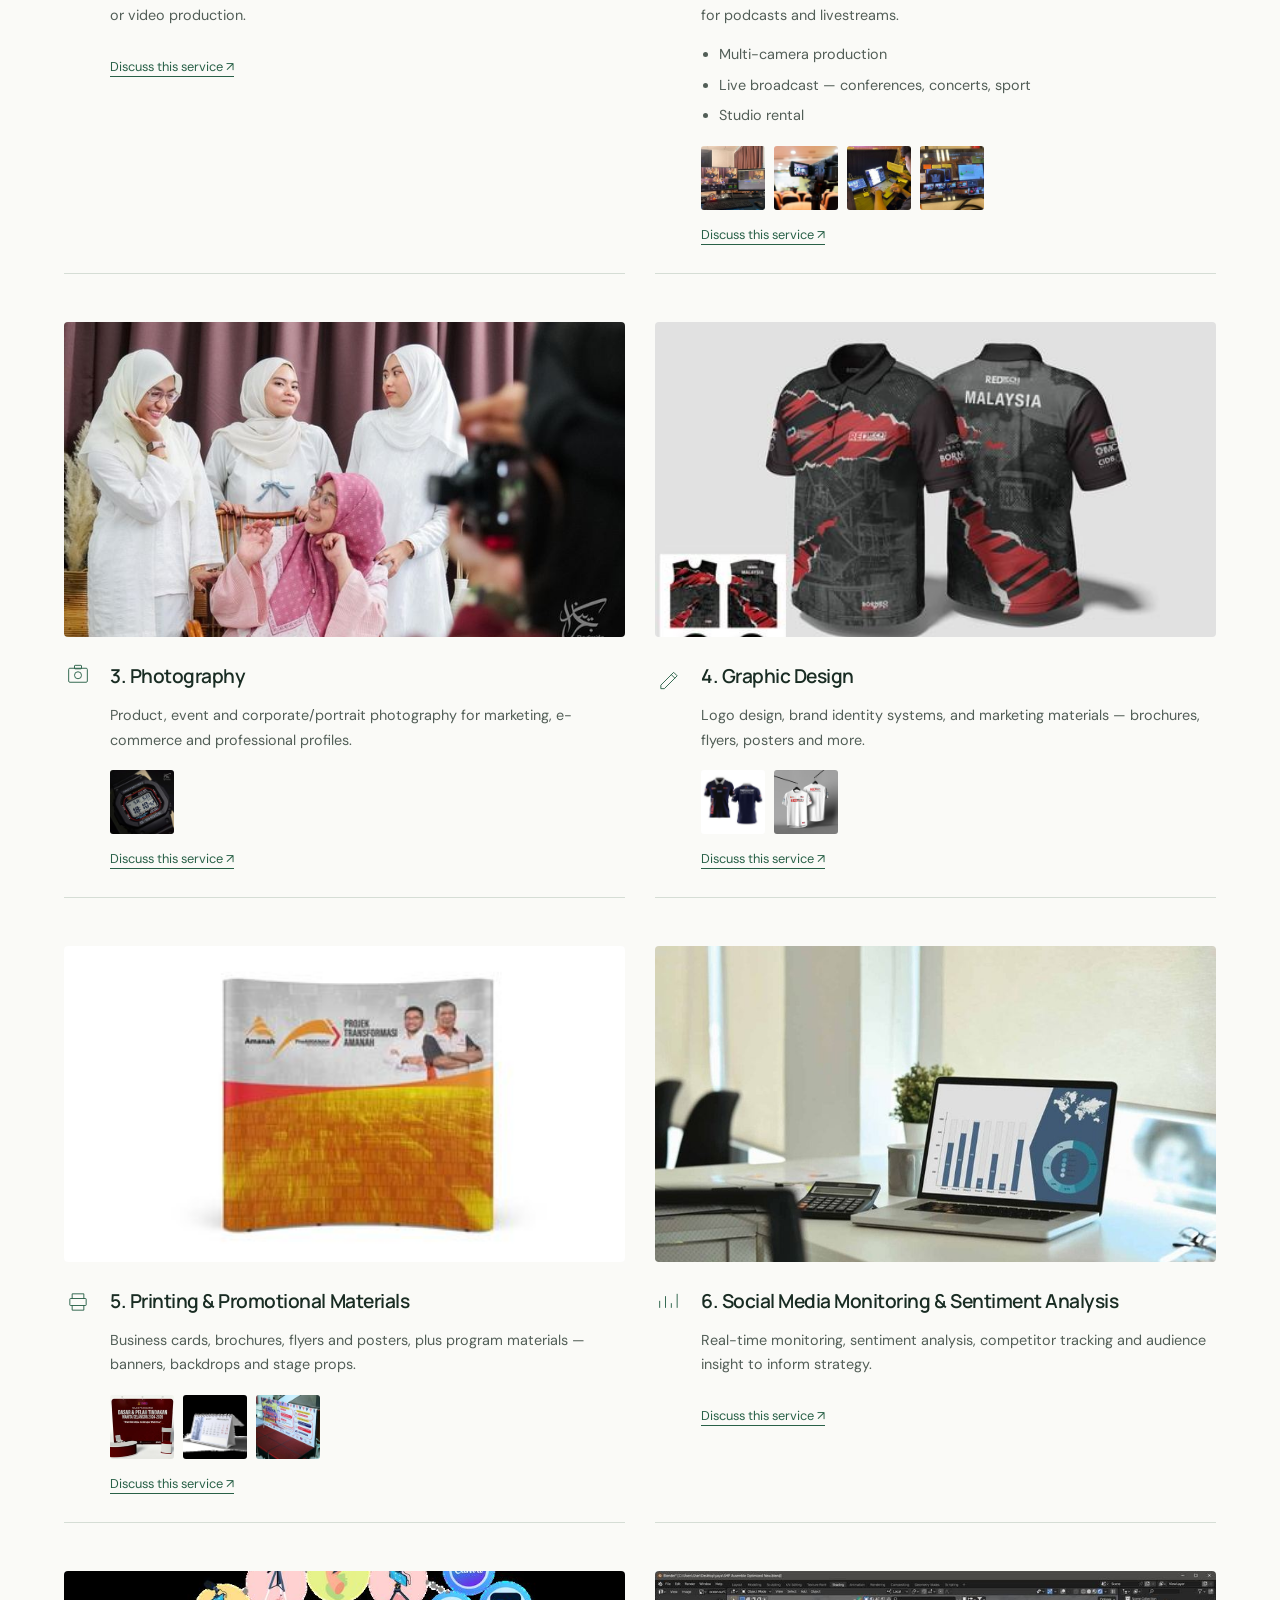
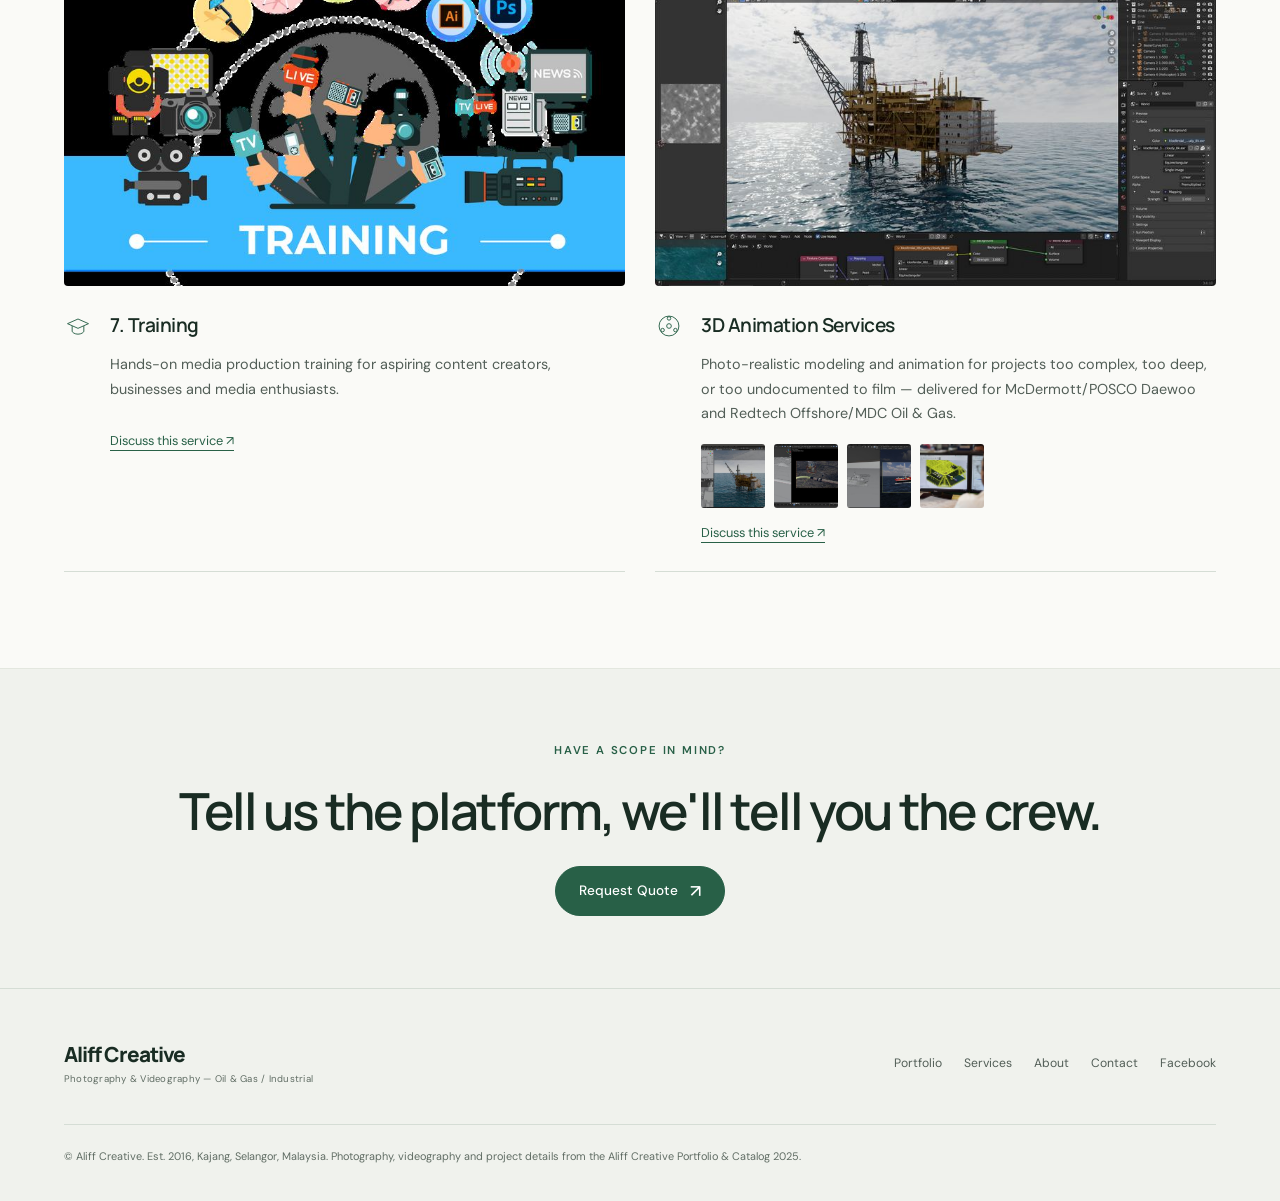
<file: services.html>
<!DOCTYPE html>
<html lang="en">
<head>
<meta charset="UTF-8">
<meta name="viewport" content="width=device-width, initial-scale=1.0">
<title>Services — Aliff Creative</title>
<meta name="description" content="Nine service lines from Aliff Creative: video &amp; photo production, drone/aerial, multi-camera &amp; live, photography, graphic design, printing, social monitoring, training and 3D animation.">
<link rel="preconnect" href="https://fonts.googleapis.com">
<link rel="stylesheet" href="https://fonts.googleapis.com/css2?family=Manrope:wght@400;500;600;700;800&family=DM+Sans:wght@400;500;600&display=swap">
<link rel="stylesheet" href="styles.css">
</head>
<body data-page="services">
<a class="skip-link" href="#main">Skip to content</a>

<header class="topbar">
  <div class="wrap">
    <a class="brand" href="index.html"><strong>Aliff Creative</strong><span>Photography &amp; Videography — Oil &amp; Gas / Industrial</span></a>
    <button class="navtoggle" id="navToggle" aria-expanded="false" aria-controls="navLinks" aria-label="Toggle menu"><span></span><span></span><span></span></button>
    <nav class="navlinks" id="navLinks">
      <a href="index.html">Home</a>
      <a href="work.html">Portfolio</a>
      <a href="services.html" aria-current="page">Services</a>
      <a href="about.html">About</a>
      <a href="contact.html">Contact</a>
    </nav>
    <div class="navcta"><a class="btn btn-solid" href="contact.html">Request Quote</a></div>
  </div>
</header>

<main id="main" tabindex="-1">
  <section class="page-header">
    <div class="page-header-media" style="background-image:url('images/service-studio-crew.jpg');">
      <div class="wrap page-header-copy">
        <p class="eyebrow">What We Do</p>
        <h1>Ideas into imagery.</h1>
        <p>Integrated creative media production for general, industrial and oil &amp; gas clients — from a single product shot to a full turnaround archive.</p>
      </div>
    </div>
  </section>

  <section>
    <div class="wrap">
      <div class="spec-list">

        <div class="spec">
          <div class="spec-photo"><img loading="lazy" decoding="async" src="images/highlight-stage1.jpg" alt="Presenter on stage with boom microphone at a corporate event."></div>
          <div class="spec-body">
            <svg viewBox="0 0 48 48" stroke-width="1.6" fill="none" stroke="currentColor"><rect x="6" y="12" width="30" height="20" rx="2"/><path d="M36 18l8-4v20l-8-4z"/></svg>
            <div>
              <h3>1A. Video-Photo Production — General &amp; Events</h3>
              <p>Corporate videos, commercials and social media videos, plus event highlight reels and montages.</p>
              <ul><li>Corporate &amp; brand videos</li><li>Commercials</li><li>Social media video</li><li>Event highlights &amp; montage</li></ul>
            </div>
          </div>
        </div>

        <div class="spec">
          <div class="spec-photo"><img loading="lazy" decoding="async" src="images/wire-cutter-ops.jpg" alt="Crew conducting diamond wire cutter familiarization on an offshore deck."></div>
          <div class="spec-body">
            <svg viewBox="0 0 48 48" stroke-width="1.6" fill="none" stroke="currentColor"><rect x="6" y="15" width="36" height="24" rx="2"/><path d="M17 15l3-6h8l3 6"/><circle cx="24" cy="27" r="7"/></svg>
            <div>
              <h3>1B. Video-Photo Production — Industrial, Offshore &amp; Onshore</h3>
              <p>Project progress video, highlights and mini-documentaries for industrial and oil &amp; gas campaigns.</p>
              <ul><li>Progress documentation</li><li>Project highlight reels</li><li>Mini-documentaries</li></ul>
            </div>
          </div>
        </div>

        <div class="spec">
          <div class="spec-photo"><img loading="lazy" decoding="async" src="images/fsu-aerial.jpg" alt="Aerial drone photo of a floating storage unit on station at sea."></div>
          <div class="spec-body">
            <svg viewBox="0 0 48 48" stroke-width="1.6" fill="none" stroke="currentColor"><circle cx="24" cy="24" r="5"/><circle cx="9" cy="9" r="4"/><circle cx="39" cy="9" r="4"/><circle cx="9" cy="39" r="4"/><circle cx="39" cy="39" r="4"/><line x1="20" y1="21" x2="12" y2="12"/><line x1="28" y1="21" x2="36" y2="12"/><line x1="20" y1="27" x2="12" y2="36"/><line x1="28" y1="27" x2="36" y2="36"/></svg>
            <div>
              <h3>1C. Drone / Aerial Photo-Videography</h3>
              <p>Aerial footage of landscapes, structures and events for marketing materials or video production.</p>
            </div>
          </div>
        </div>

        <div class="spec">
          <div class="spec-photo"><img loading="lazy" decoding="async" src="images/service-broadcast-room.jpg" alt="Operations team monitoring multiple live broadcast feeds on screens."></div>
          <div class="spec-body">
            <svg viewBox="0 0 48 48" stroke-width="1.6" fill="none" stroke="currentColor"><rect x="7" y="10" width="34" height="22" rx="2"/><circle cx="24" cy="21" r="6"/><rect x="16" y="34" width="16" height="4"/></svg>
            <div>
              <h3>2. Multi-Camera Production, Live &amp; Studio Rental</h3>
              <p>Multi-angle event capture, live broadcast, and a professional-grade studio for podcasts and livestreams.</p>
              <ul><li>Multi-camera production</li><li>Live broadcast — conferences, concerts, sport</li><li>Studio rental</li></ul>
              <div class="spec-thumbs">
                <img loading="lazy" decoding="async" src="images/service-live-switcher.jpg" alt="Live vision-mixing desk with multiple monitors.">
                <img loading="lazy" decoding="async" src="images/service-studio-empty.jpg" alt="Studio camera set up facing empty seating.">
                <img loading="lazy" decoding="async" src="images/service-live-laptop.jpg" alt="Producer monitoring a live production laptop.">
                <img loading="lazy" decoding="async" src="images/service-broadcast-tablet.jpg" alt="Stream monitoring dashboard on a tablet.">
              </div>
            </div>
          </div>
        </div>

        <div class="spec">
          <div class="spec-photo"><img loading="lazy" decoding="async" src="images/service-portrait.jpg" alt="Photographer capturing a portrait session with three subjects in traditional white outfits."></div>
          <div class="spec-body">
            <svg viewBox="0 0 48 48" stroke-width="1.6" fill="none" stroke="currentColor"><rect x="8" y="9" width="32" height="24" rx="2"/><circle cx="24" cy="21" r="6"/><rect x="18" y="4" width="12" height="6" rx="1"/></svg>
            <div>
              <h3>3. Photography</h3>
              <p>Product, event and corporate/portrait photography for marketing, e-commerce and professional profiles.</p>
              <div class="spec-thumbs">
                <img loading="lazy" decoding="async" src="images/service-product.jpg" alt="Product photography of a wristwatch.">
              </div>
            </div>
          </div>
        </div>

        <div class="spec">
          <div class="spec-photo"><img loading="lazy" decoding="async" src="images/print-jersey.jpg" alt="Branded team jersey mockup design."></div>
          <div class="spec-body">
            <svg viewBox="0 0 48 48" stroke-width="1.6" fill="none" stroke="currentColor"><path d="M10 38 L32 16 l6 6 L16 44 H10 Z"/><path d="M28 20l6 6"/></svg>
            <div>
              <h3>4. Graphic Design</h3>
              <p>Logo design, brand identity systems, and marketing materials — brochures, flyers, posters and more.</p>
              <div class="spec-thumbs">
                <img loading="lazy" decoding="async" src="images/print-polo-bhsb.jpg" alt="Corporate polo shirt mockup.">
                <img loading="lazy" decoding="async" src="images/print-polo-redtech.jpg" alt="Branded apparel mockup for Redtech.">
              </div>
            </div>
          </div>
        </div>

        <div class="spec">
          <div class="spec-photo"><img loading="lazy" decoding="async" src="images/print-backdrop.jpg" alt="Printed pop-up backdrop for a corporate programme."></div>
          <div class="spec-body">
            <svg viewBox="0 0 48 48" stroke-width="1.6" fill="none" stroke="currentColor"><rect x="10" y="18" width="28" height="12" rx="1"/><path d="M14 18v-8h20v8"/><path d="M14 30v8h20v-8"/></svg>
            <div>
              <h3>5. Printing &amp; Promotional Materials</h3>
              <p>Business cards, brochures, flyers and posters, plus program materials — banners, backdrops and stage props.</p>
              <div class="spec-thumbs">
                <img loading="lazy" decoding="async" src="images/print-booth.jpg" alt="Printed event booth signage.">
                <img loading="lazy" decoding="async" src="images/print-calendar.jpg" alt="Desk calendar print mockup.">
                <img loading="lazy" decoding="async" src="images/print-banner.jpg" alt="Printed event banner.">
              </div>
            </div>
          </div>
        </div>

        <div class="spec">
          <div class="spec-photo"><img loading="lazy" decoding="async" src="images/service-dashboard.jpg" alt="Laptop displaying a social media analytics dashboard."></div>
          <div class="spec-body">
            <svg viewBox="0 0 48 48" stroke-width="1.6" fill="none" stroke="currentColor"><path d="M8 34V22M18 34V14M28 34V26M38 34V10"/></svg>
            <div>
              <h3>6. Social Media Monitoring &amp; Sentiment Analysis</h3>
              <p>Real-time monitoring, sentiment analysis, competitor tracking and audience insight to inform strategy.</p>
            </div>
          </div>
        </div>

        <div class="spec">
          <div class="spec-photo"><img loading="lazy" decoding="async" src="images/service-training.jpg" alt="Graphic illustrating hands-on media production training."></div>
          <div class="spec-body">
            <svg viewBox="0 0 48 48" stroke-width="1.6" fill="none" stroke="currentColor"><path d="M24 12 L42 20 L24 28 L6 20 Z"/><path d="M14 24v9c0 2 4.5 5 10 5s10-3 10-5v-9"/></svg>
            <div>
              <h3>7. Training</h3>
              <p>Hands-on media production training for aspiring content creators, businesses and media enthusiasts.</p>
            </div>
          </div>
        </div>

        <div class="spec">
          <div class="spec-photo"><img loading="lazy" decoding="async" src="images/animation-platform-model.jpg" alt="3D animation software showing a photo-realistic offshore platform model."></div>
          <div class="spec-body">
            <svg viewBox="0 0 48 48" stroke-width="1.6" fill="none" stroke="currentColor"><circle cx="24" cy="24" r="17"/><circle cx="24" cy="24" r="4"/><circle cx="24" cy="11" r="3"/><circle cx="35" cy="31" r="3"/><circle cx="13" cy="31" r="3"/></svg>
            <div>
              <h3>3D Animation Services</h3>
              <p>Photo-realistic modeling and animation for projects too complex, too deep, or too undocumented to film — delivered for McDermott/POSCO Daewoo and Redtech Offshore/MDC Oil &amp; Gas.</p>
              <div class="spec-thumbs">
                <img loading="lazy" decoding="async" src="images/animation-wireframe.jpg" alt="Wireframe 3D model of an offshore platform in modeling software.">
                <img loading="lazy" decoding="async" src="images/animation-pipeline-model.jpg" alt="3D model of subsea pipeline components.">
                <img loading="lazy" decoding="async" src="images/animation-vessel-model.jpg" alt="3D model of a marine support vessel.">
                <img loading="lazy" decoding="async" src="images/service-3d-workstation.jpg" alt="Workstation running 3D modeling software from client-provided photos.">
              </div>
            </div>
          </div>
        </div>

      </div>
    </div>
  </section>

  <section class="section-tight" style="background:var(--ink-2);border-top:1px solid var(--line-soft);">
    <div class="wrap" style="text-align:center;">
      <p class="eyebrow">Have A Scope In Mind?</p>
      <h2 style="margin-top:8px;">Tell us the platform, we'll tell you the crew.</h2>
      <div class="hero-actions" style="justify-content:center;margin-top:24px;"><a class="btn btn-solid" href="contact.html">Request Quote</a></div>
    </div>
  </section>
</main>

<footer>
  <div class="wrap">
    <div class="foot-row">
      <a class="brand" href="index.html"><strong>Aliff Creative</strong><span>Photography &amp; Videography — Oil &amp; Gas / Industrial</span></a>
      <nav class="foot-links">
        <a href="work.html">Portfolio</a>
        <a href="services.html">Services</a>
        <a href="about.html">About</a>
        <a href="contact.html">Contact</a>
        <a href="https://www.facebook.com/AliffCreativeDesign/" target="_blank" rel="noopener">Facebook</a>
      </nav>
    </div>
    <p class="credits">&copy; Aliff Creative. Est. 2016, Kajang, Selangor, Malaysia. Photography, videography and project details from the Aliff Creative Portfolio &amp; Catalog 2025.</p>
  </div>
</footer>

<script src="script.js"></script>
</body>
</html>
</file>
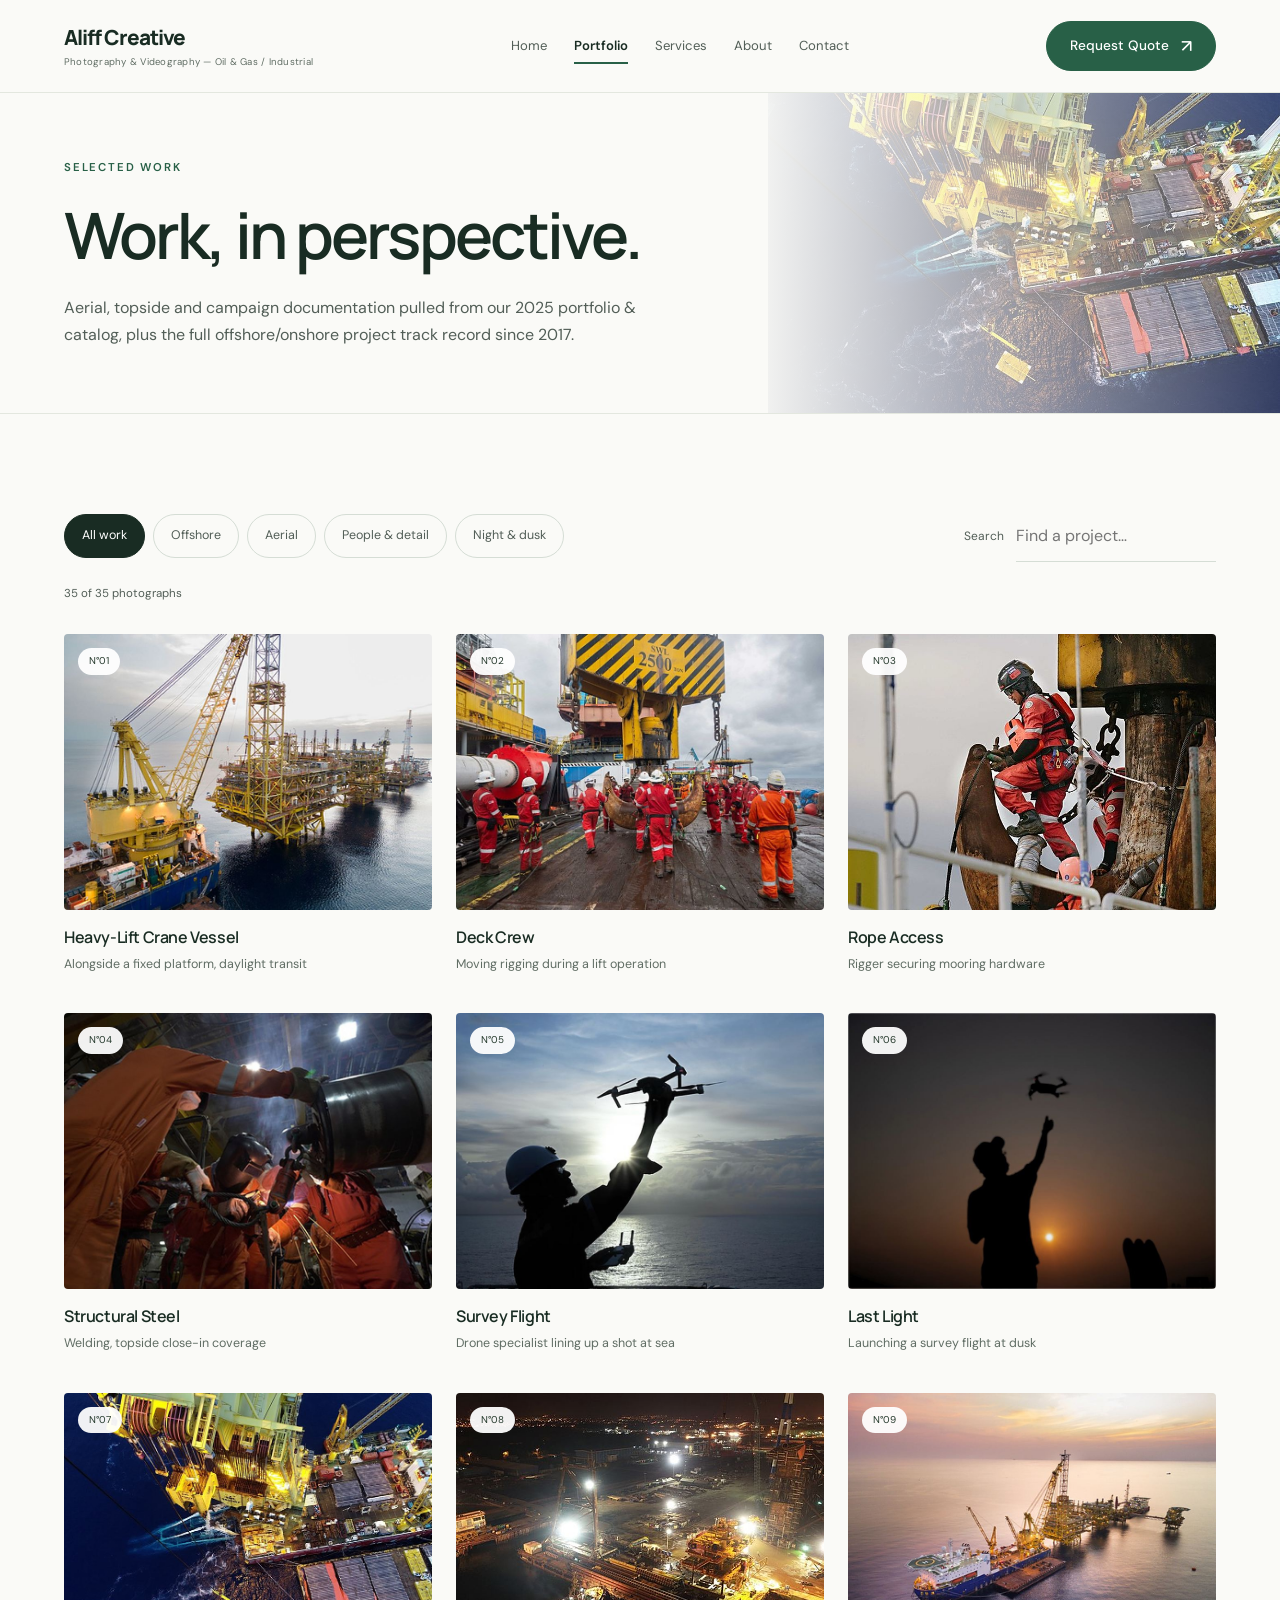
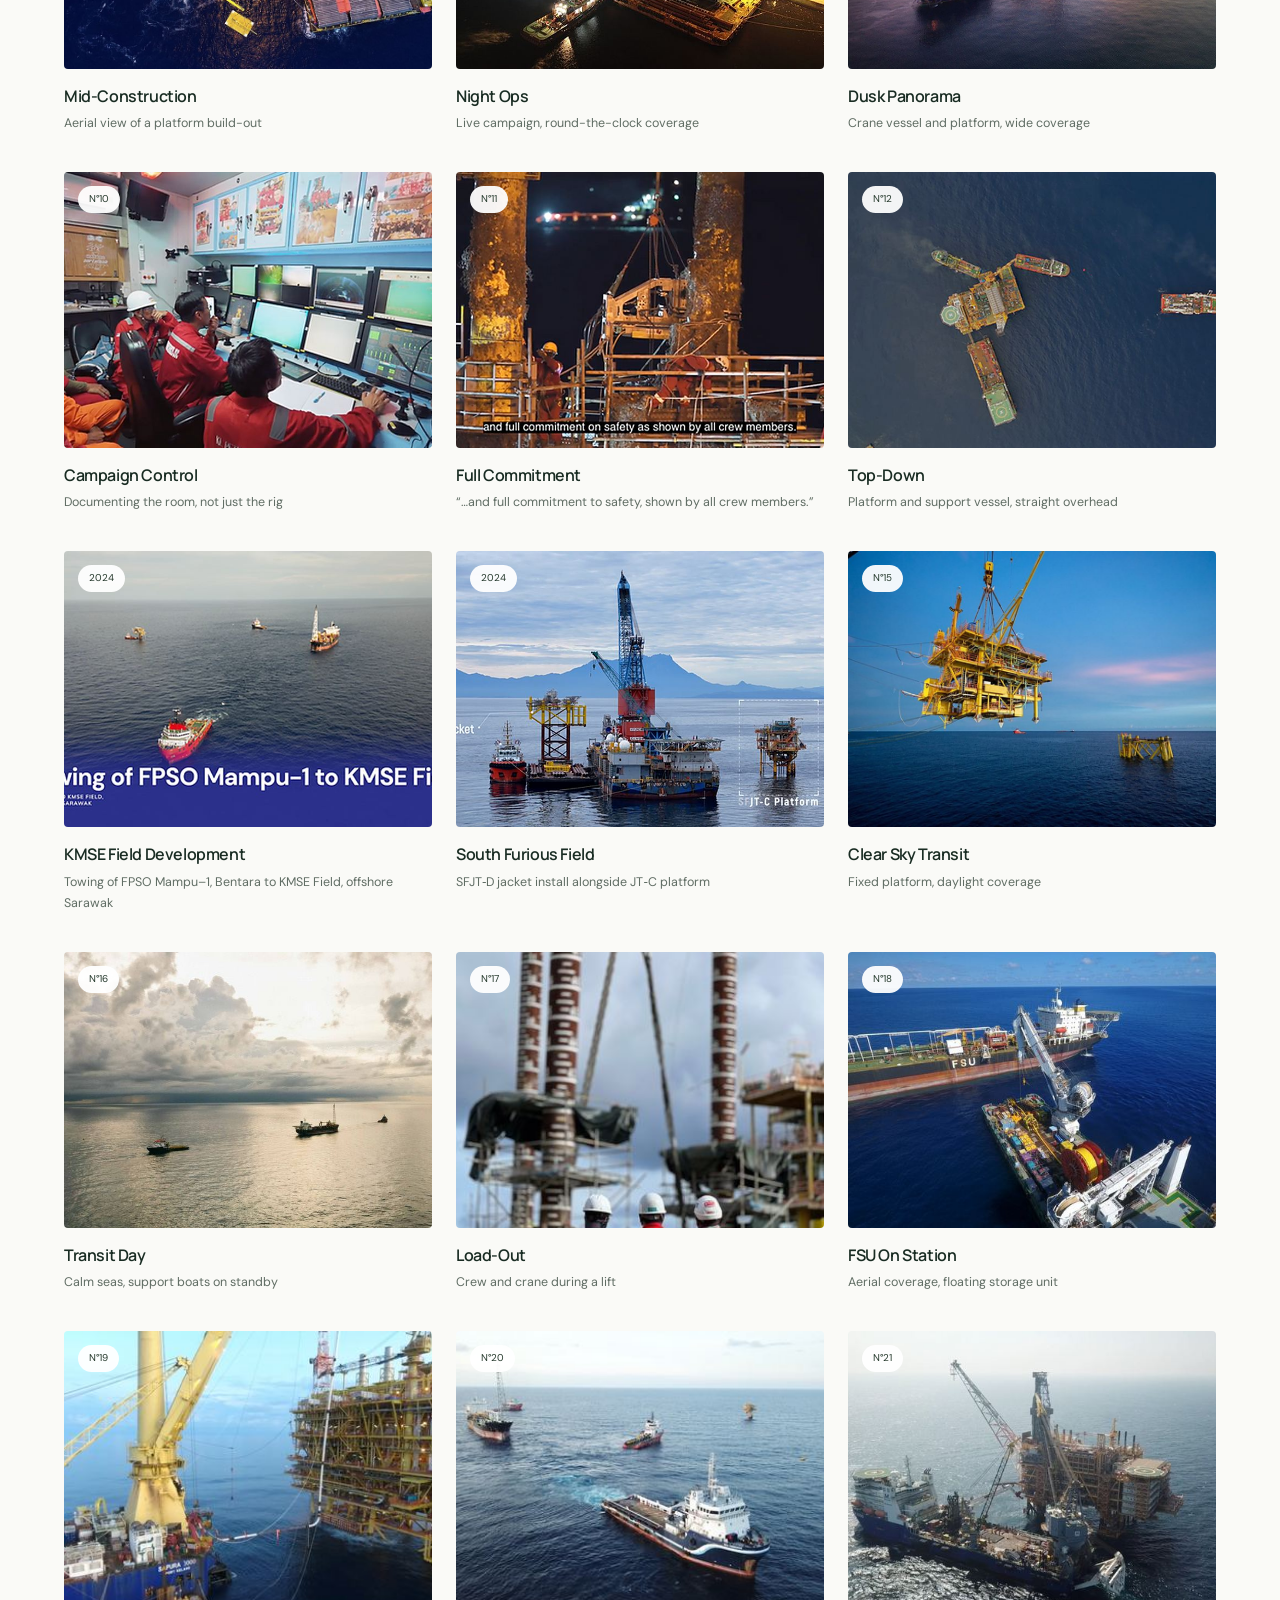
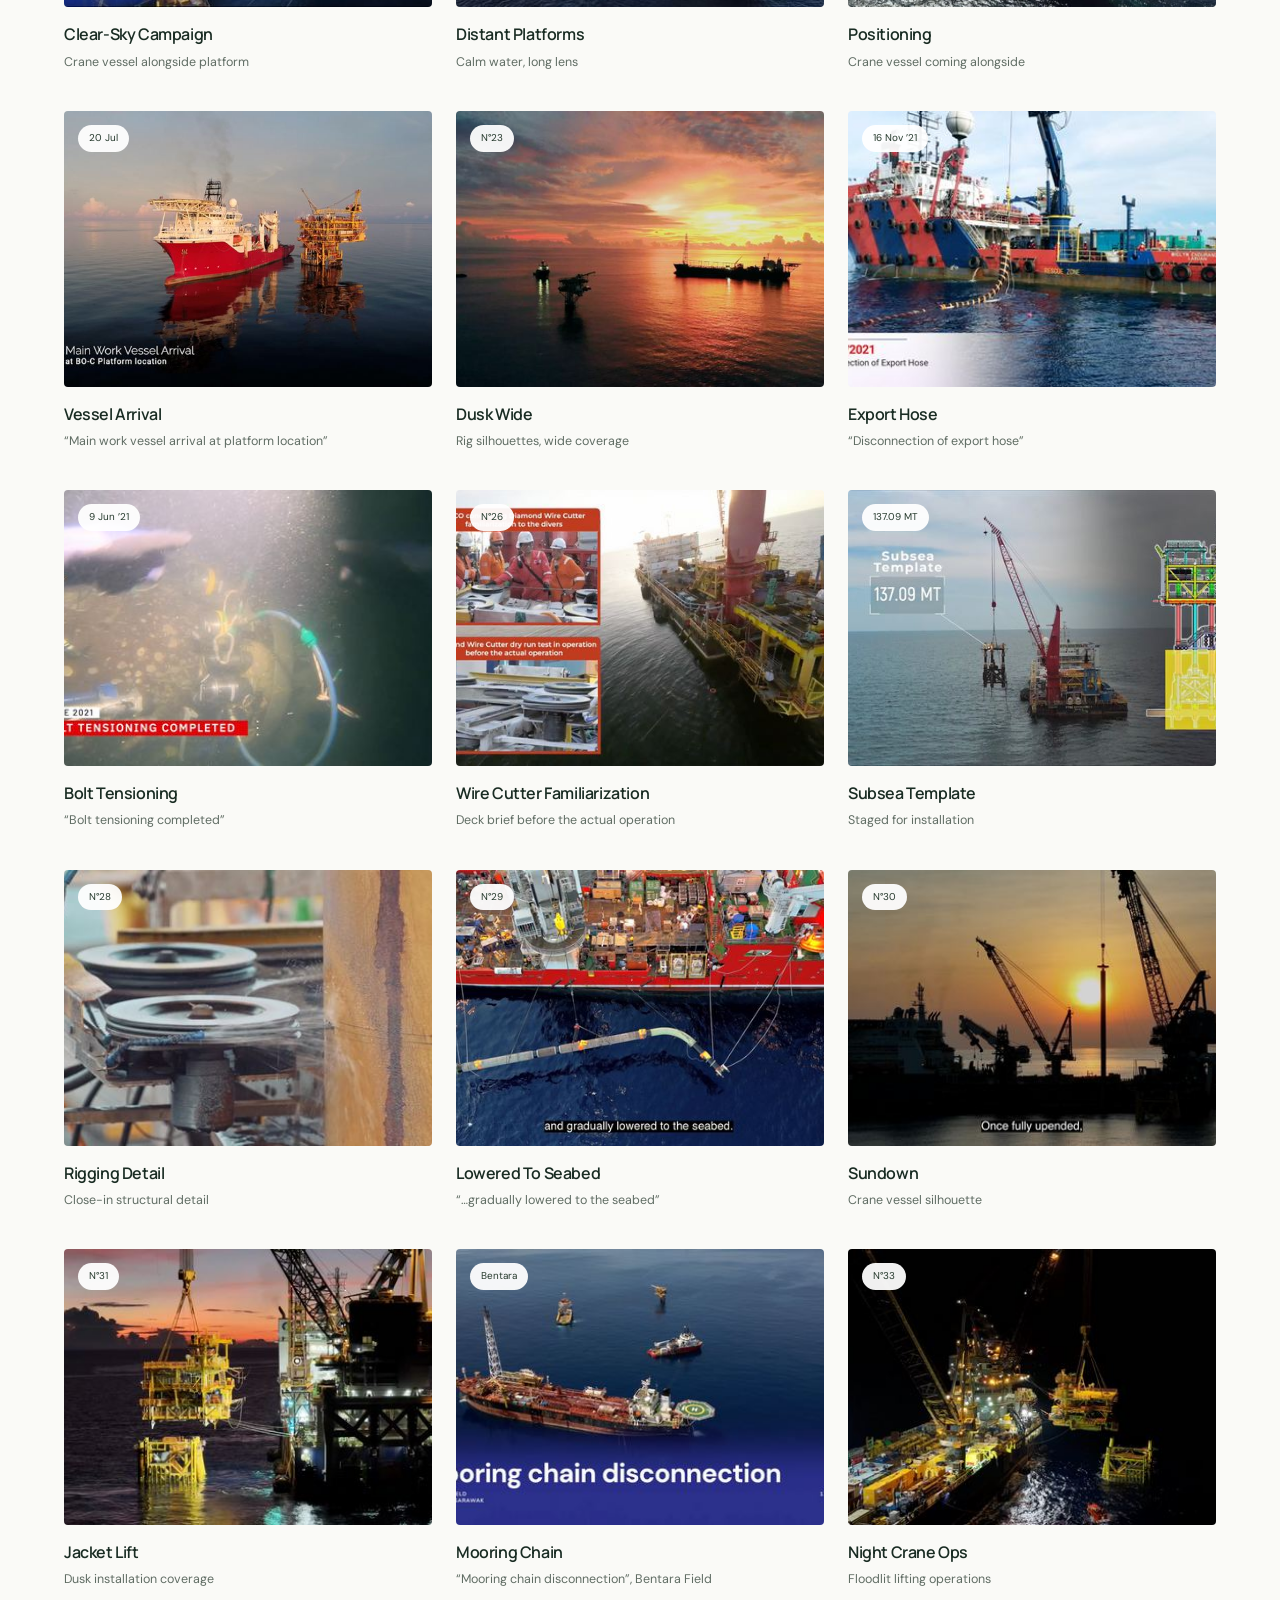
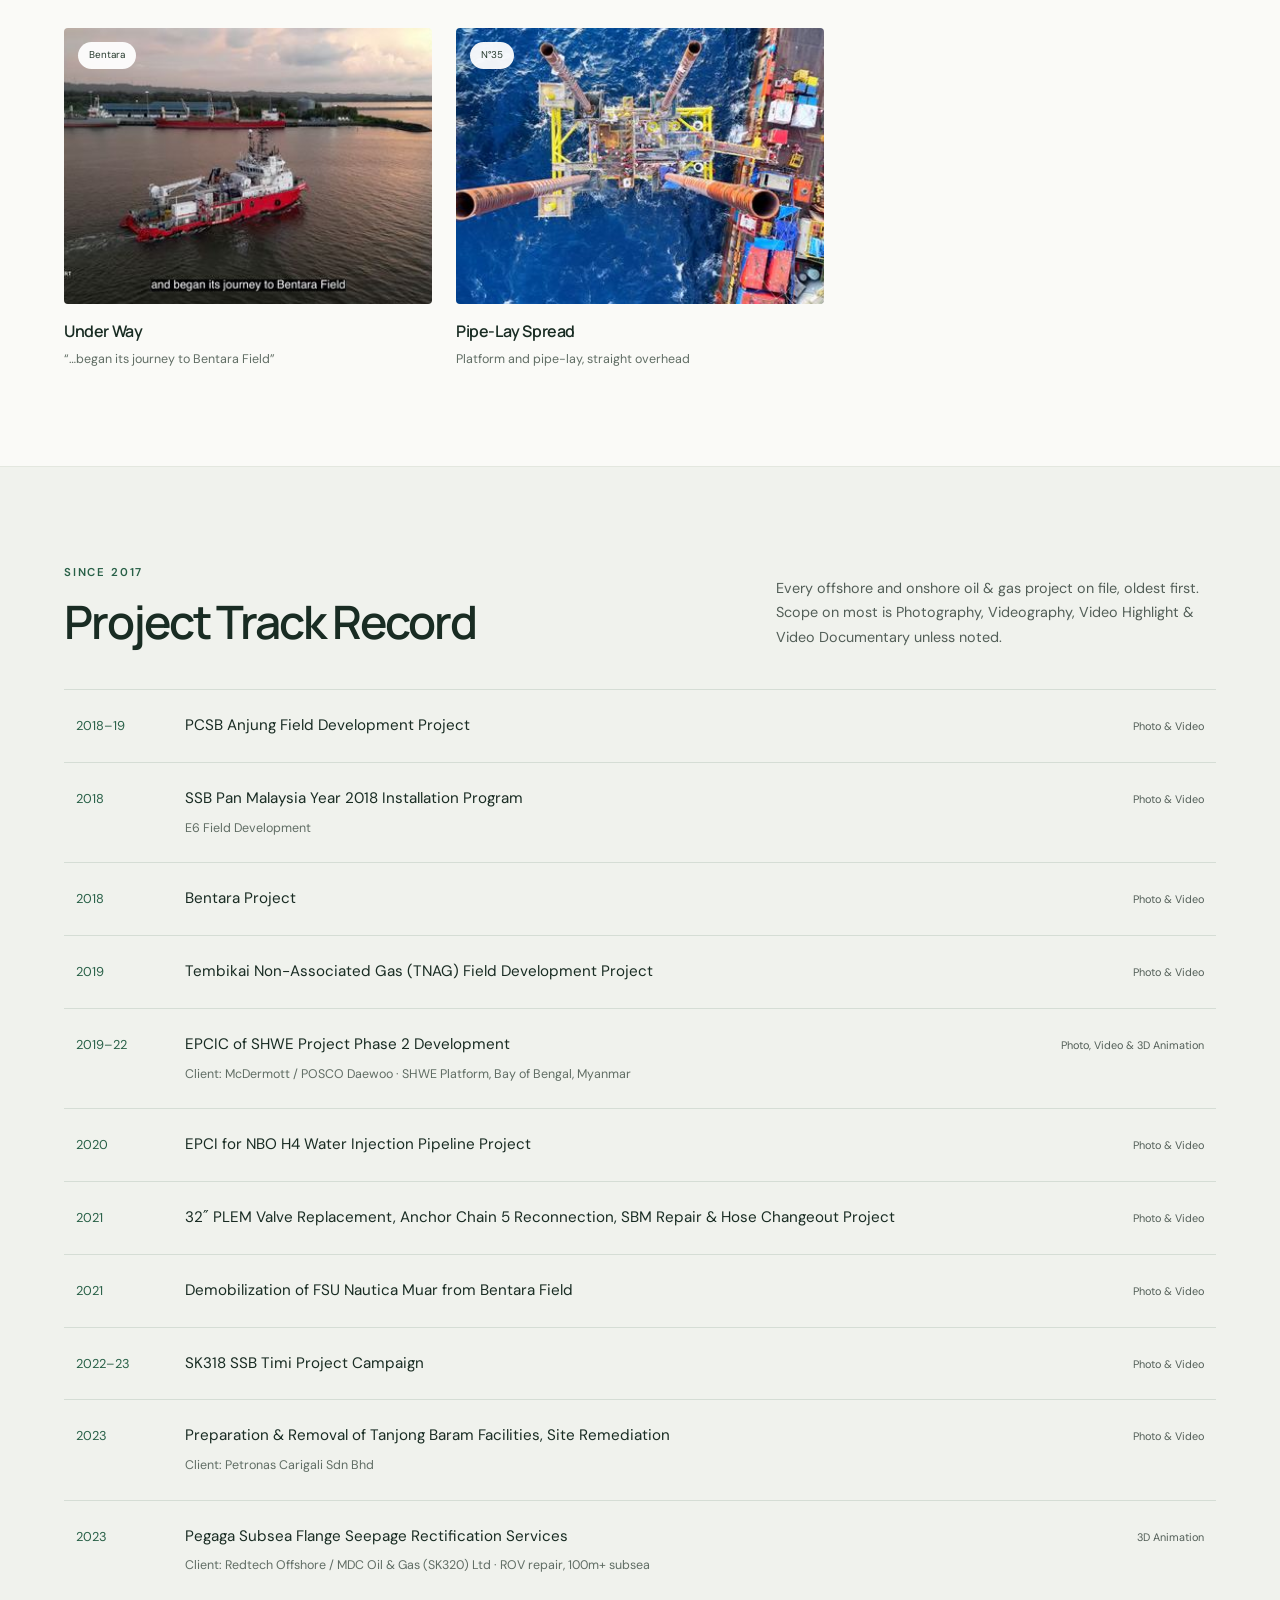
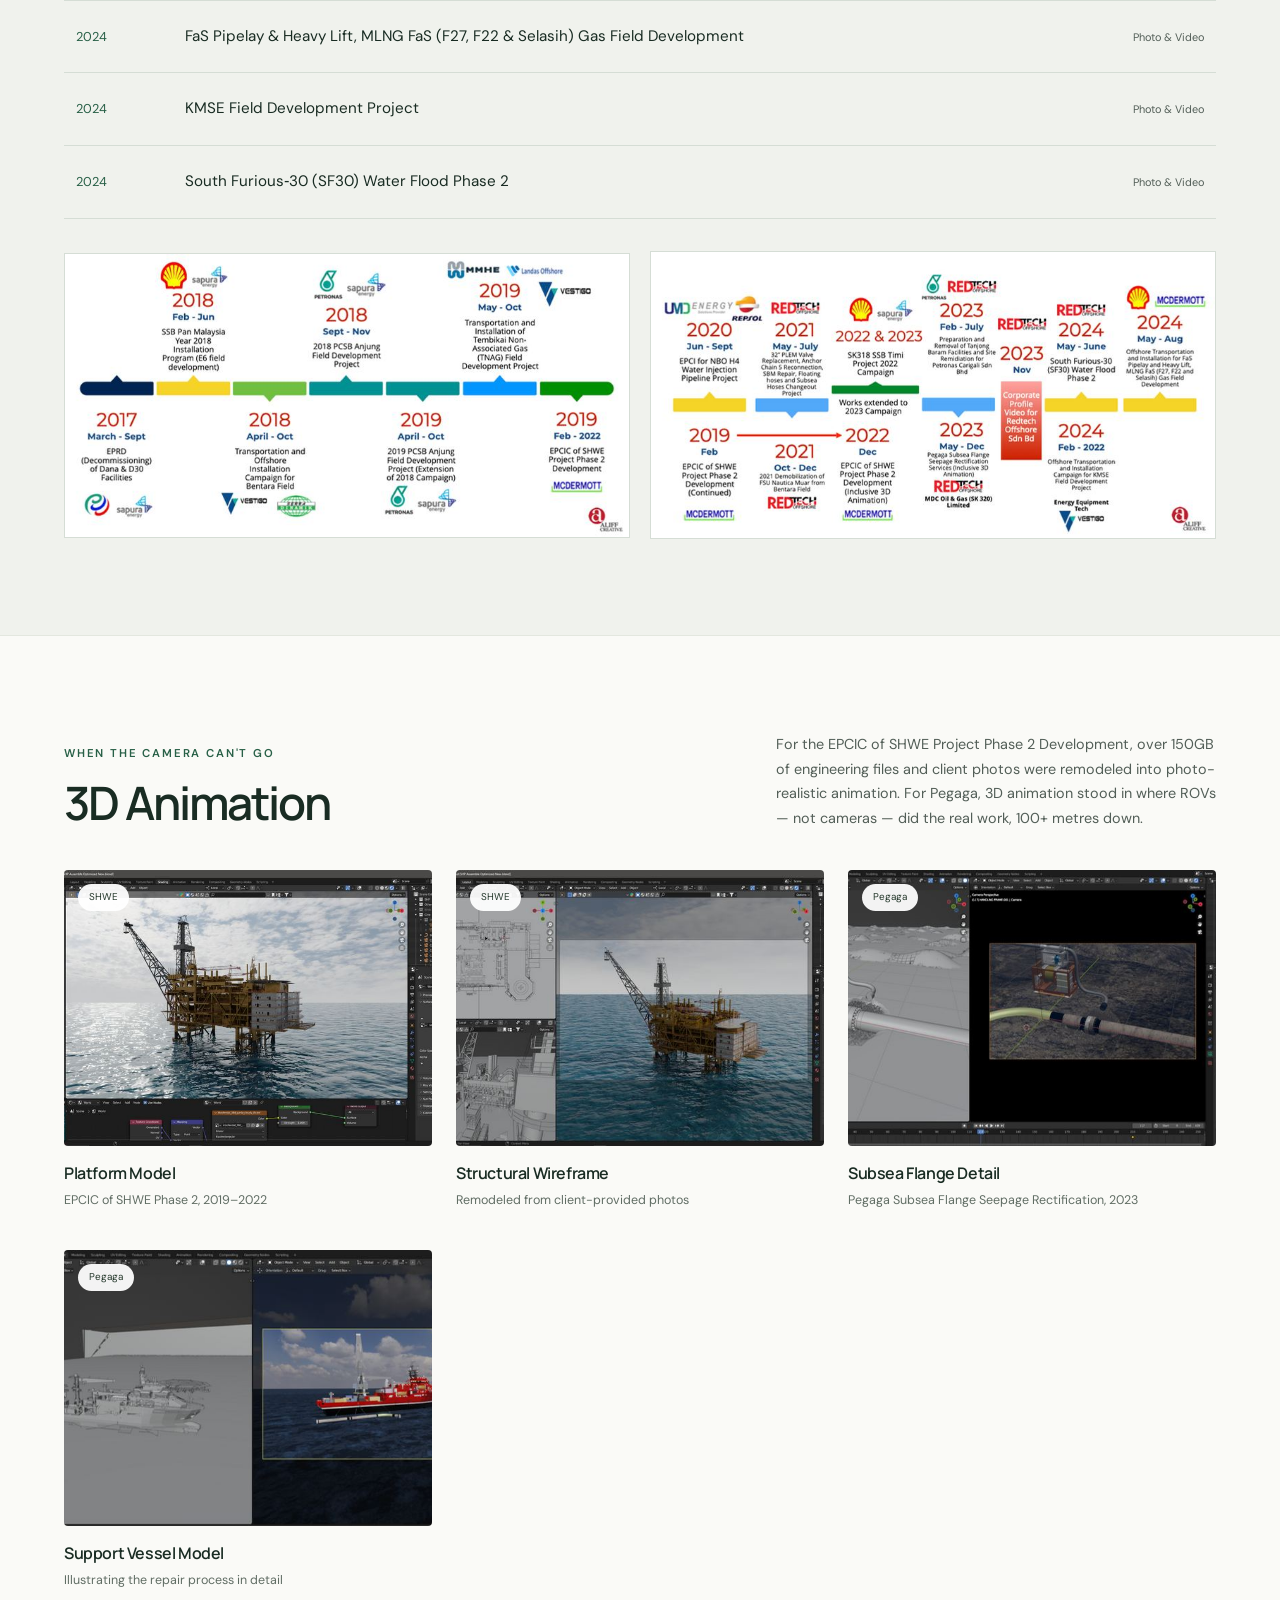
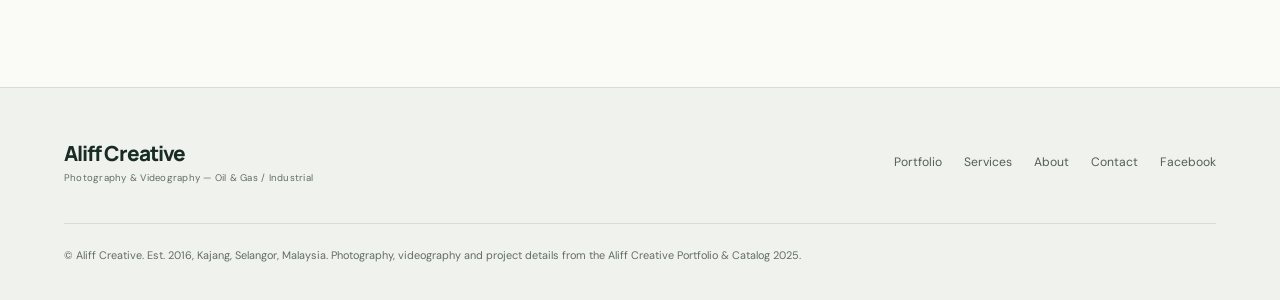
<file: work.html>
<!DOCTYPE html>
<html lang="en">
<head>
<meta charset="UTF-8">
<meta name="viewport" content="width=device-width, initial-scale=1.0">
<title>Field Log — Aliff Creative</title>
<meta name="description" content="Aliff Creative's offshore and onshore oil &amp; gas project track record, 2018–2024 — field photography, videography and 3D animation.">
<link rel="preconnect" href="https://fonts.googleapis.com">
<link rel="stylesheet" href="https://fonts.googleapis.com/css2?family=Manrope:wght@400;500;600;700;800&family=DM+Sans:wght@400;500;600&display=swap">
<link rel="stylesheet" href="styles.css">
</head>
<body data-page="work">
<a class="skip-link" href="#main">Skip to content</a>

<header class="topbar">
  <div class="wrap">
    <a class="brand" href="index.html">
      <strong>Aliff Creative</strong>
      <span>Photography &amp; Videography — Oil &amp; Gas / Industrial</span>
    </a>
    <button class="navtoggle" id="navToggle" aria-expanded="false" aria-controls="navLinks" aria-label="Toggle menu">
      <span></span><span></span><span></span>
    </button>
    <nav class="navlinks" id="navLinks">
      <a href="index.html">Home</a>
      <a href="work.html" aria-current="page">Portfolio</a>
      <a href="services.html">Services</a>
      <a href="about.html">About</a>
      <a href="contact.html">Contact</a>
    </nav>
    <div class="navcta"><a class="btn btn-solid" href="contact.html">Request Quote</a></div>
  </div>
</header>

<main id="main" tabindex="-1">
  <section class="page-header">
    <div class="page-header-media" style="background-image:url('images/heavy-lift-aerial.jpg');">
      <div class="wrap page-header-copy">
        <p class="eyebrow">Selected Work</p>
        <h1>Work, in perspective.</h1>
        <p>Aerial, topside and campaign documentation pulled from our 2025 portfolio &amp; catalog, plus the full offshore/onshore project track record since 2017.</p>
      </div>
    </div>
  </section>

  <section>
    <div class="wrap">
      <div class="sheet">

        <article class="frame">
          <div class="perf"></div>
          <div class="frame-media"><img loading="lazy" decoding="async" src="images/crane-vessel.jpg" alt="Heavy-lift crane vessel alongside a fixed offshore platform."><span class="frame-tag">N&deg;01</span></div>
          <div class="perf"></div>
          <div class="frame-body"><h3>Heavy-Lift Crane Vessel</h3><p>Alongside a fixed platform, daylight transit</p></div>
        </article>

        <article class="frame">
          <div class="perf"></div>
          <div class="frame-media"><img loading="lazy" decoding="async" src="images/deck-crew.jpg" alt="Deck crew in orange coveralls moving rigging during a lift operation."><span class="frame-tag">N&deg;02</span></div>
          <div class="perf"></div>
          <div class="frame-body"><h3>Deck Crew</h3><p>Moving rigging during a lift operation</p></div>
        </article>

        <article class="frame">
          <div class="perf"></div>
          <div class="frame-media"><img loading="lazy" decoding="async" src="images/rigger-chain.jpg" alt="Rope-access rigger securing mooring hardware offshore."><span class="frame-tag">N&deg;03</span></div>
          <div class="perf"></div>
          <div class="frame-body"><h3>Rope Access</h3><p>Rigger securing mooring hardware</p></div>
        </article>

        <article class="frame">
          <div class="perf"></div>
          <div class="frame-media"><img loading="lazy" decoding="async" src="images/welding.jpg" alt="Welder in full PPE working on topside structural steel."><span class="frame-tag">N&deg;04</span></div>
          <div class="perf"></div>
          <div class="frame-body"><h3>Structural Steel</h3><p>Welding, topside close-in coverage</p></div>
        </article>

        <article class="frame">
          <div class="perf"></div>
          <div class="frame-media"><img loading="lazy" decoding="async" src="images/drone-op.jpg" alt="Drone operator silhouetted against the sun offshore."><span class="frame-tag">N&deg;05</span></div>
          <div class="perf"></div>
          <div class="frame-body"><h3>Survey Flight</h3><p>Drone specialist lining up a shot at sea</p></div>
        </article>

        <article class="frame">
          <div class="perf"></div>
          <div class="frame-media"><img loading="lazy" decoding="async" src="images/drone-launch.jpg" alt="Silhouette of a crew member launching a drone at last light."><span class="frame-tag">N&deg;06</span></div>
          <div class="perf"></div>
          <div class="frame-body"><h3>Last Light</h3><p>Launching a survey flight at dusk</p></div>
        </article>

        <article class="frame">
          <div class="perf"></div>
          <div class="frame-media"><img loading="lazy" decoding="async" src="images/heavy-lift-aerial.jpg" alt="Aerial view of an offshore platform mid-construction."><span class="frame-tag">N&deg;07</span></div>
          <div class="perf"></div>
          <div class="frame-body"><h3>Mid-Construction</h3><p>Aerial view of a platform build-out</p></div>
        </article>

        <article class="frame">
          <div class="perf"></div>
          <div class="frame-media"><img loading="lazy" decoding="async" src="images/night-ops.jpg" alt="Night operations at a live project site under floodlight."><span class="frame-tag">N&deg;08</span></div>
          <div class="perf"></div>
          <div class="frame-body"><h3>Night Ops</h3><p>Live campaign, round-the-clock coverage</p></div>
        </article>

        <article class="frame">
          <div class="perf"></div>
          <div class="frame-media"><img loading="lazy" decoding="async" src="images/sunset-panorama.jpg" alt="Crane vessel and platform at dusk, wide panorama."><span class="frame-tag">N&deg;09</span></div>
          <div class="perf"></div>
          <div class="frame-body"><h3>Dusk Panorama</h3><p>Crane vessel and platform, wide coverage</p></div>
        </article>

        <article class="frame">
          <div class="perf"></div>
          <div class="frame-media"><img loading="lazy" decoding="async" src="images/control-room.jpg" alt="Crew in red coveralls monitoring screens in an operations control room."><span class="frame-tag">N&deg;10</span></div>
          <div class="perf"></div>
          <div class="frame-body"><h3>Campaign Control</h3><p>Documenting the room, not just the rig</p></div>
        </article>

        <article class="frame">
          <div class="perf"></div>
          <div class="frame-media"><img loading="lazy" decoding="async" src="images/structure-crew.jpg" alt="Crew ascending platform structure in full fall-protection PPE."><span class="frame-tag">N&deg;11</span></div>
          <div class="perf"></div>
          <div class="frame-body"><h3>Full Commitment</h3><p>&ldquo;&hellip;and full commitment to safety, shown by all crew members.&rdquo;</p></div>
        </article>

        <article class="frame">
          <div class="perf"></div>
          <div class="frame-media"><img loading="lazy" decoding="async" src="images/aerial-topdown.jpg" alt="Top-down aerial view of a platform and support vessel."><span class="frame-tag">N&deg;12</span></div>
          <div class="perf"></div>
          <div class="frame-body"><h3>Top-Down</h3><p>Platform and support vessel, straight overhead</p></div>
        </article>

        <article class="frame">
          <div class="perf"></div>
          <div class="frame-media"><img loading="lazy" decoding="async" src="images/fpso-towing.jpg" alt="Aerial view of the FPSO Mampu-1 under tow to KMSE Field, offshore Sarawak."><span class="frame-tag">2024</span></div>
          <div class="perf"></div>
          <div class="frame-body"><h3>KMSE Field Development</h3><p>Towing of FPSO Mampu&#8211;1, Bentara to KMSE Field, offshore Sarawak</p></div>
        </article>

        <article class="frame">
          <div class="perf"></div>
          <div class="frame-media"><img loading="lazy" decoding="async" src="images/jacket-platform.jpg" alt="SFJT-D jacket alongside JT-C platform, dusk aerial."><span class="frame-tag">2024</span></div>
          <div class="perf"></div>
          <div class="frame-body"><h3>South Furious Field</h3><p>SFJT&#8209;D jacket install alongside JT&#8209;C platform</p></div>
        </article>

        <article class="frame">
          <div class="perf"></div>
          <div class="frame-media"><img loading="lazy" decoding="async" src="images/platform-day.jpg" alt="Fixed offshore platform under a clear blue sky."><span class="frame-tag">N&deg;15</span></div>
          <div class="perf"></div>
          <div class="frame-body"><h3>Clear Sky Transit</h3><p>Fixed platform, daylight coverage</p></div>
        </article>

        <article class="frame">
          <div class="perf"></div>
          <div class="frame-media"><img loading="lazy" decoding="async" src="images/transit-seascape.jpg" alt="Calm open sea with support boats under an overcast sky."><span class="frame-tag">N&deg;16</span></div>
          <div class="perf"></div>
          <div class="frame-body"><h3>Transit Day</h3><p>Calm seas, support boats on standby</p></div>
        </article>

        <article class="frame">
          <div class="perf"></div>
          <div class="frame-media"><img loading="lazy" decoding="async" src="images/load-out.jpg" alt="Crew in orange coveralls during a load-out lift under a large crane."><span class="frame-tag">N&deg;17</span></div>
          <div class="perf"></div>
          <div class="frame-body"><h3>Load-Out</h3><p>Crew and crane during a lift</p></div>
        </article>

        <article class="frame">
          <div class="perf"></div>
          <div class="frame-media"><img loading="lazy" decoding="async" src="images/fsu-aerial.jpg" alt="Aerial drone photo of a floating storage unit on station at sea."><span class="frame-tag">N&deg;18</span></div>
          <div class="perf"></div>
          <div class="frame-body"><h3>FSU On Station</h3><p>Aerial coverage, floating storage unit</p></div>
        </article>

        <article class="frame">
          <div class="perf"></div>
          <div class="frame-media"><img loading="lazy" decoding="async" src="images/crane-platform-clean.jpg" alt="Crane vessel alongside a platform under clear skies."><span class="frame-tag">N&deg;19</span></div>
          <div class="perf"></div>
          <div class="frame-body"><h3>Clear-Sky Campaign</h3><p>Crane vessel alongside platform</p></div>
        </article>

        <article class="frame">
          <div class="perf"></div>
          <div class="frame-media"><img loading="lazy" decoding="async" src="images/distant-rigs.jpg" alt="Distant platforms on calm water at sunset."><span class="frame-tag">N&deg;20</span></div>
          <div class="perf"></div>
          <div class="frame-body"><h3>Distant Platforms</h3><p>Calm water, long lens</p></div>
        </article>

        <article class="frame">
          <div class="perf"></div>
          <div class="frame-media"><img loading="lazy" decoding="async" src="images/crane-platform-day.jpg" alt="Crane vessel positioning alongside a platform in daylight."><span class="frame-tag">N&deg;21</span></div>
          <div class="perf"></div>
          <div class="frame-body"><h3>Positioning</h3><p>Crane vessel coming alongside</p></div>
        </article>

        <article class="frame">
          <div class="perf"></div>
          <div class="frame-media"><img loading="lazy" decoding="async" src="images/vessel-arrival-night.jpg" alt="Night aerial photo captioned Main Work Vessel Arrival at platform location."><span class="frame-tag">20 Jul</span></div>
          <div class="perf"></div>
          <div class="frame-body"><h3>Vessel Arrival</h3><p>&ldquo;Main work vessel arrival at platform location&rdquo;</p></div>
        </article>

        <article class="frame">
          <div class="perf"></div>
          <div class="frame-media"><img loading="lazy" decoding="async" src="images/dusk-silhouettes.jpg" alt="Wide panorama of rig silhouettes at dusk."><span class="frame-tag">N&deg;23</span></div>
          <div class="perf"></div>
          <div class="frame-body"><h3>Dusk Wide</h3><p>Rig silhouettes, wide coverage</p></div>
        </article>

        <article class="frame">
          <div class="perf"></div>
          <div class="frame-media"><img loading="lazy" decoding="async" src="images/hose-disconnect.jpg" alt="Aerial photo captioned Disconnection of Export Hose, 16 November 2021."><span class="frame-tag">16 Nov &rsquo;21</span></div>
          <div class="perf"></div>
          <div class="frame-body"><h3>Export Hose</h3><p>&ldquo;Disconnection of export hose&rdquo;</p></div>
        </article>

        <article class="frame">
          <div class="perf"></div>
          <div class="frame-media"><img loading="lazy" decoding="async" src="images/bolt-tensioning.jpg" alt="Aerial photo captioned Bolt Tensioning Completed, 9 June 2021."><span class="frame-tag">9 Jun &rsquo;21</span></div>
          <div class="perf"></div>
          <div class="frame-body"><h3>Bolt Tensioning</h3><p>&ldquo;Bolt tensioning completed&rdquo;</p></div>
        </article>

        <article class="frame">
          <div class="perf"></div>
          <div class="frame-media"><img loading="lazy" decoding="async" src="images/wire-cutter-ops.jpg" alt="Crew conducting diamond wire cutter familiarization on deck, next to the platform."><span class="frame-tag">N&deg;26</span></div>
          <div class="perf"></div>
          <div class="frame-body"><h3>Wire Cutter Familiarization</h3><p>Deck brief before the actual operation</p></div>
        </article>

        <article class="frame">
          <div class="perf"></div>
          <div class="frame-media"><img loading="lazy" decoding="async" src="images/subsea-template.jpg" alt="Aerial photo of a subsea template, labeled 137.09 metric tonnes, ready for installation."><span class="frame-tag">137.09 MT</span></div>
          <div class="perf"></div>
          <div class="frame-body"><h3>Subsea Template</h3><p>Staged for installation</p></div>
        </article>

        <article class="frame">
          <div class="perf"></div>
          <div class="frame-media"><img loading="lazy" decoding="async" src="images/rigging-detail.jpg" alt="Close-up detail of weathered rigging hardware and pulleys."><span class="frame-tag">N&deg;28</span></div>
          <div class="perf"></div>
          <div class="frame-body"><h3>Rigging Detail</h3><p>Close-in structural detail</p></div>
        </article>

        <article class="frame">
          <div class="perf"></div>
          <div class="frame-media"><img loading="lazy" decoding="async" src="images/lowering-to-seabed.jpg" alt="Aerial view of equipment being lowered to the seabed from a vessel."><span class="frame-tag">N&deg;29</span></div>
          <div class="perf"></div>
          <div class="frame-body"><h3>Lowered To Seabed</h3><p>&ldquo;&hellip;gradually lowered to the seabed&rdquo;</p></div>
        </article>

        <article class="frame">
          <div class="perf"></div>
          <div class="frame-media"><img loading="lazy" decoding="async" src="images/dusk-silhouette-crane.jpg" alt="Crane vessel silhouette at dusk with the sun low on the horizon."><span class="frame-tag">N&deg;30</span></div>
          <div class="perf"></div>
          <div class="frame-body"><h3>Sundown</h3><p>Crane vessel silhouette</p></div>
        </article>

        <article class="frame">
          <div class="perf"></div>
          <div class="frame-media"><img loading="lazy" decoding="async" src="images/jacket-lift-dusk.jpg" alt="Jacket structure lift silhouetted at dusk."><span class="frame-tag">N&deg;31</span></div>
          <div class="perf"></div>
          <div class="frame-body"><h3>Jacket Lift</h3><p>Dusk installation coverage</p></div>
        </article>

        <article class="frame">
          <div class="perf"></div>
          <div class="frame-media"><img loading="lazy" decoding="async" src="images/mooring-disconnect.jpg" alt="Night aerial photo captioned Mooring chain disconnection."><span class="frame-tag">Bentara</span></div>
          <div class="perf"></div>
          <div class="frame-body"><h3>Mooring Chain</h3><p>&ldquo;Mooring chain disconnection&rdquo;, Bentara Field</p></div>
        </article>

        <article class="frame">
          <div class="perf"></div>
          <div class="frame-media"><img loading="lazy" decoding="async" src="images/night-crane-ops.jpg" alt="Dramatic night crane operations under floodlight."><span class="frame-tag">N&deg;33</span></div>
          <div class="perf"></div>
          <div class="frame-body"><h3>Night Crane Ops</h3><p>Floodlit lifting operations</p></div>
        </article>

        <article class="frame">
          <div class="perf"></div>
          <div class="frame-media"><img loading="lazy" decoding="async" src="images/vessel-transit.jpg" alt="Vessel underway captioned journey to Bentara Field."><span class="frame-tag">Bentara</span></div>
          <div class="perf"></div>
          <div class="frame-body"><h3>Under Way</h3><p>&ldquo;&hellip;began its journey to Bentara Field&rdquo;</p></div>
        </article>

        <article class="frame">
          <div class="perf"></div>
          <div class="frame-media"><img loading="lazy" decoding="async" src="images/aerial-pipes.jpg" alt="Aerial top-down view of a platform and pipe-lay spread."><span class="frame-tag">N&deg;35</span></div>
          <div class="perf"></div>
          <div class="frame-body"><h3>Pipe-Lay Spread</h3><p>Platform and pipe-lay, straight overhead</p></div>
        </article>

      </div>
    </div>
  </section>

  <section style="background:var(--ink-2);border-block:1px solid var(--line-soft);">
    <div class="wrap">
      <div class="head-row">
        <div>
          <p class="eyebrow">Since 2017</p>
          <h2>Project Track Record</h2>
        </div>
        <p class="lede">Every offshore and onshore oil &amp; gas project on file, oldest first. Scope on most is Photography, Videography, Video Highlight &amp; Video Documentary unless noted.</p>
      </div>

      <div class="track">
        <div class="track-row"><span class="yr">2018&#8211;19</span><span class="proj">PCSB Anjung Field Development Project</span><span class="scope">Photo &amp; Video</span></div>
        <div class="track-row"><span class="yr">2018</span><span class="proj">SSB Pan Malaysia Year 2018 Installation Program <span>E6 Field Development</span></span><span class="scope">Photo &amp; Video</span></div>
        <div class="track-row"><span class="yr">2018</span><span class="proj">Bentara Project</span><span class="scope">Photo &amp; Video</span></div>
        <div class="track-row"><span class="yr">2019</span><span class="proj">Tembikai Non-Associated Gas (TNAG) Field Development Project</span><span class="scope">Photo &amp; Video</span></div>
        <div class="track-row"><span class="yr">2019&#8211;22</span><span class="proj">EPCIC of SHWE Project Phase 2 Development <span>Client: McDermott / POSCO Daewoo &middot; SHWE Platform, Bay of Bengal, Myanmar</span></span><span class="scope">Photo, Video &amp; 3D Animation</span></div>
        <div class="track-row"><span class="yr">2020</span><span class="proj">EPCI for NBO H4 Water Injection Pipeline Project</span><span class="scope">Photo &amp; Video</span></div>
        <div class="track-row"><span class="yr">2021</span><span class="proj">32&Prime; PLEM Valve Replacement, Anchor Chain 5 Reconnection, SBM Repair &amp; Hose Changeout Project</span><span class="scope">Photo &amp; Video</span></div>
        <div class="track-row"><span class="yr">2021</span><span class="proj">Demobilization of FSU Nautica Muar from Bentara Field</span><span class="scope">Photo &amp; Video</span></div>
        <div class="track-row"><span class="yr">2022&#8211;23</span><span class="proj">SK318 SSB Timi Project Campaign</span><span class="scope">Photo &amp; Video</span></div>
        <div class="track-row"><span class="yr">2023</span><span class="proj">Preparation &amp; Removal of Tanjong Baram Facilities, Site Remediation <span>Client: Petronas Carigali Sdn Bhd</span></span><span class="scope">Photo &amp; Video</span></div>
        <div class="track-row"><span class="yr">2023</span><span class="proj">Pegaga Subsea Flange Seepage Rectification Services <span>Client: Redtech Offshore / MDC Oil &amp; Gas (SK320) Ltd &middot; ROV repair, 100m+ subsea</span></span><span class="scope">3D Animation</span></div>
        <div class="track-row"><span class="yr">2024</span><span class="proj">FaS Pipelay &amp; Heavy Lift, MLNG FaS (F27, F22 &amp; Selasih) Gas Field Development</span><span class="scope">Photo &amp; Video</span></div>
        <div class="track-row"><span class="yr">2024</span><span class="proj">KMSE Field Development Project</span><span class="scope">Photo &amp; Video</span></div>
        <div class="track-row"><span class="yr">2024</span><span class="proj">South Furious&#8209;30 (SF30) Water Flood Phase 2</span><span class="scope">Photo &amp; Video</span></div>
      </div>

      <div class="timeline-images">
        <img loading="lazy" decoding="async" src="images/timeline-1.jpg" alt="Illustrated timeline of Aliff Creative oil and gas projects, 2017 to 2020." style="border:1px solid var(--line);">
        <img loading="lazy" decoding="async" src="images/timeline-2.jpg" alt="Illustrated timeline of Aliff Creative oil and gas projects, 2020 to 2024." style="border:1px solid var(--line);">
      </div>
    </div>
  </section>

  <section>
    <div class="wrap">
      <div class="head-row">
        <div>
          <p class="eyebrow">When The Camera Can't Go</p>
          <h2>3D Animation</h2>
        </div>
        <p class="lede">For the EPCIC of SHWE Project Phase 2 Development, over 150GB of engineering files and client photos were remodeled into photo-realistic animation. For Pegaga, 3D animation stood in where ROVs — not cameras — did the real work, 100+ metres down.</p>
      </div>
      <div class="sheet">
        <article class="frame">
          <div class="perf"></div>
          <div class="frame-media"><img loading="lazy" decoding="async" src="images/animation-platform-model.jpg" alt="3D animation software showing a photo-realistic offshore platform model."><span class="frame-tag">SHWE</span></div>
          <div class="perf"></div>
          <div class="frame-body"><h3>Platform Model</h3><p>EPCIC of SHWE Phase 2, 2019&#8211;2022</p></div>
        </article>
        <article class="frame">
          <div class="perf"></div>
          <div class="frame-media"><img loading="lazy" decoding="async" src="images/animation-wireframe.jpg" alt="Wireframe 3D model of an offshore platform in modeling software."><span class="frame-tag">SHWE</span></div>
          <div class="perf"></div>
          <div class="frame-body"><h3>Structural Wireframe</h3><p>Remodeled from client-provided photos</p></div>
        </article>
        <article class="frame">
          <div class="perf"></div>
          <div class="frame-media"><img loading="lazy" decoding="async" src="images/animation-pipeline-model.jpg" alt="3D model of subsea pipeline and flange components."><span class="frame-tag">Pegaga</span></div>
          <div class="perf"></div>
          <div class="frame-body"><h3>Subsea Flange Detail</h3><p>Pegaga Subsea Flange Seepage Rectification, 2023</p></div>
        </article>
        <article class="frame">
          <div class="perf"></div>
          <div class="frame-media"><img loading="lazy" decoding="async" src="images/animation-vessel-model.jpg" alt="3D model of a marine support vessel used in animation software."><span class="frame-tag">Pegaga</span></div>
          <div class="perf"></div>
          <div class="frame-body"><h3>Support Vessel Model</h3><p>Illustrating the repair process in detail</p></div>
        </article>
      </div>
    </div>
  </section>
</main>

<footer>
  <div class="wrap">
    <div class="foot-row">
      <a class="brand" href="index.html"><strong>Aliff Creative</strong><span>Photography &amp; Videography — Oil &amp; Gas / Industrial</span></a>
      <nav class="foot-links">
        <a href="work.html">Portfolio</a>
        <a href="services.html">Services</a>
        <a href="about.html">About</a>
        <a href="contact.html">Contact</a>
        <a href="https://www.facebook.com/AliffCreativeDesign/" target="_blank" rel="noopener">Facebook</a>
      </nav>
    </div>
    <p class="credits">&copy; Aliff Creative. Est. 2016, Kajang, Selangor, Malaysia. Photography, videography and project details from the Aliff Creative Portfolio &amp; Catalog 2025.</p>
  </div>
</footer>

<script src="script.js"></script>
</body>
</html>
</file>
<file: styles.css>
/* Aliff Creative — light editorial design */
:root{--ink:#fafaf7;--ink-2:#f0f2ed;--panel:#fff;--panel-2:#e8eee7;--line:#d5ddd5;--line-soft:#e3e7df;--mist:#525e57;--mist-dim:#606d64;--white:#192c23;--flare:#286047;--flare-deep:#194831;--flare-soft:#e5eee5;--font-display:'Manrope',sans-serif;--font-body:'DM Sans',system-ui,sans-serif;--font-mono:var(--font-body)}

*{box-sizing:border-box}
html{scroll-behavior:smooth;scroll-padding-top:100px}
body{margin:0;background:var(--ink);color:var(--mist);font-family:var(--font-body);font-size:16px;line-height:1.7}
body.modal-open{overflow:hidden}
img{max-width:100%;display:block}
a{color:inherit}
button,input,textarea,select{font:inherit}
button,a,input,select,textarea{-webkit-tap-highlight-color:transparent}
button{cursor:pointer}
a,button{touch-action:manipulation}
h1,h2,h3{font-family:var(--font-display);color:var(--white);margin:0;line-height:1.2;text-wrap:balance;font-weight:600;letter-spacing:-.045em}
p{margin:0 0 1em}
h2{font-size:clamp(1.8rem,3.6vw,3rem)}
h3{font-size:1.15rem;letter-spacing:-.025em}
svg{max-width:100%}
.wrap{width:100%;max-width:1320px;margin:auto;padding-inline:clamp(22px,5vw,72px)}
.eyebrow{font-size:.71rem;letter-spacing:.16em;text-transform:uppercase;color:var(--flare);font-weight:600;margin-bottom:20px}
.btn{display:inline-flex;justify-content:center;align-items:center;gap:12px;min-height:48px;padding:12px 23px;border:1px solid var(--line);border-radius:100px;color:var(--white);background:transparent;text-decoration:none;font-size:.85rem;font-weight:500;line-height:1.4;transition:background .2s,transform .2s,border-color .2s}
.btn:hover{background:var(--flare-soft);border-color:var(--flare);transform:translateY(-2px)}
.btn-solid{color:#fff;background:var(--flare);border-color:var(--flare)}
.btn-solid:hover{background:var(--flare-deep);color:white}
.btn-solid::after{content:"↗";font-size:1.1rem}
:focus-visible{outline:3px solid #418266;outline-offset:5px}
.skip-link{position:fixed;top:-100px;left:20px;z-index:100;background:white;padding:12px 22px}
.skip-link:focus{top:16px}
[hidden]{display:none!important}

.topbar{position:sticky;top:0;z-index:40;background:rgba(250,250,247,.96);border-bottom:1px solid var(--line-soft);backdrop-filter:blur(14px)}
.topbar .wrap{min-height:92px;display:flex;align-items:center;justify-content:space-between;gap:24px}
.brand{display:flex;flex-direction:column;text-decoration:none;line-height:1.3}
.brand strong{font-family:var(--font-display);font-size:1.3rem;letter-spacing:-.05em;color:var(--white);font-weight:800}
.brand span{font-size:.6rem;letter-spacing:.025em;color:var(--mist-dim);margin-top:5px;max-width:290px}
.navlinks{display:flex;align-items:center;gap:27px}
.navlinks a{font-size:.82rem;text-decoration:none;padding:10px 0;position:relative}
.navlinks a::after{content:"";position:absolute;bottom:3px;left:0;width:0;height:2px;background:var(--flare);transition:width .2s}
.navlinks a:hover::after,.navlinks a[aria-current]::after{width:100%}
.navlinks a[aria-current]{color:var(--white);font-weight:600}
.navtoggle{display:none;width:46px;height:46px;border:1px solid var(--line);border-radius:50%;background:transparent}
.navtoggle span{display:block;width:18px;height:2px;background:var(--white);margin:4px auto}
.navcta .btn{white-space:nowrap}

section{padding-block:96px}
.hero{padding:0;border-bottom:1px solid var(--line-soft)}
.hero-media{position:relative;max-width:1320px;margin:auto;display:grid;grid-template-columns:1.05fr 1fr;padding:64px clamp(22px,5vw,72px) 70px;gap:48px;align-items:center}
.hero-copy{padding:0;width:100%;grid-column:1;grid-row:1}
.hero-copy h1{font-size:clamp(3rem,5.3vw,5rem);line-height:1.06;max-width:13ch;font-weight:500;letter-spacing:-.065em}
.hero-copy .accent{color:var(--flare)}
.hero-copy>p:not(.eyebrow){max-width:48ch;font-size:.95rem;margin-top:26px}
.hero-copy .eyebrow{font-size:.66rem;max-width:44ch}
.hero-actions{display:flex;flex-wrap:wrap;gap:12px;margin-top:30px}
.hero-visual{grid-column:2;grid-row:1;margin:0;position:relative}
.hero-visual img{width:100%;height:560px;object-fit:cover;border-radius:3px 3px 100px 3px}
.hero-visual figcaption{display:flex;justify-content:space-between;gap:14px;font-size:.68rem;padding-top:16px}
.hero-visual figcaption span:first-child{color:var(--white)}
.hero-visual::before{content:"A different perspective.";position:absolute;bottom:72px;left:25px;right:25px;color:white;font-size:1.3rem;letter-spacing:-.03em;text-shadow:0 1px 6px #000}
.hero-media .hud{display:none}
.trust{padding:0;background:var(--ink-2);border-bottom:1px solid var(--line-soft)}
.trust .wrap{display:grid;grid-template-columns:repeat(4,1fr);gap:24px;padding-block:28px}
.chip{font-size:.73rem;line-height:1.6;white-space:normal;padding-right:15px;border-right:1px solid var(--line)}
.chip:last-child{border:0}
.chip strong{color:var(--white);font-weight:600}

.page-header{padding:0;border-bottom:1px solid var(--line-soft)}
.page-header-media{position:relative;isolation:isolate;background-size:40% auto;background-position:right center;background-repeat:no-repeat;min-height:320px;display:flex;align-items:center}
.page-header-media::before{content:"";position:absolute;inset:0;z-index:-1;background:linear-gradient(90deg,var(--ink) 0%,var(--ink) 58%,rgba(250,250,247,.2) 100%)}
.page-header-copy{padding-block:64px}
.page-header-copy h1{font-size:clamp(2.5rem,5vw,4.3rem);max-width:18ch}
.page-header-copy p:not(.eyebrow){max-width:52ch;margin:20px 0 0}
.head-row{display:flex;justify-content:space-between;align-items:flex-end;gap:32px;flex-wrap:wrap;margin-bottom:40px}
.head-row .eyebrow{margin-bottom:12px}
.head-row .lede{max-width:44ch;margin:0;font-size:.9rem}
.section-tight{padding-block:72px}
.sheet{display:grid;grid-template-columns:repeat(3,minmax(0,1fr));gap:38px 24px}
.frame,.mini-frame{min-width:0}
.perf{display:none}
.frame-media{position:relative;aspect-ratio:4/3;overflow:hidden;background:var(--ink-2);border-radius:4px}
.frame-media img{width:100%;height:100%;object-fit:cover;transition:transform .6s cubic-bezier(.2,.7,.2,1)}
.frame-media:hover img{transform:scale(1.045)}
.frame-tag{position:absolute;top:14px;left:14px;border-radius:30px;padding:5px 11px;font-size:.62rem;background:rgba(255,255,255,.94);color:#25392c;pointer-events:none}
.frame-body{padding:18px 0 0}
.frame-body h3{font-size:1rem}
.frame-body p{font-size:.78rem;color:var(--mist-dim);margin:7px 0 0}
.image-open{display:block;width:100%;height:100%;padding:0;border:0;background:transparent;cursor:zoom-in}
.image-open::after{content:"↗";position:absolute;right:12px;bottom:12px;width:34px;height:34px;border-radius:50%;display:grid;place-items:center;color:var(--white);background:white;opacity:0;transform:translateY(5px);transition:.2s}
.image-open:hover::after,.image-open:focus-visible::after{opacity:1;transform:none}
.image-open:focus-visible{outline-offset:-5px;outline:3px solid var(--flare)}
.mini-sheet{display:grid;grid-template-columns:repeat(4,minmax(0,1fr));gap:32px 22px}
.mini-frame .frame-media{aspect-ratio:4/3}
.mini-frame .frame-body h3{font-size:.9rem}
.mini-frame .frame-body p{font-size:.75rem}

.spec-list{display:grid;grid-template-columns:repeat(2,minmax(0,1fr));gap:48px 30px}
.spec{min-width:0;border-bottom:1px solid var(--line);padding-bottom:26px}
.spec-photo{aspect-ratio:16/9;overflow:hidden;border-radius:4px;position:relative}
.spec-photo img{width:100%;height:100%;object-fit:cover;transition:transform .4s}
.spec-photo:hover img{transform:scale(1.025)}
.spec-body{display:flex;gap:18px;padding:26px 0 0}
.spec-body>svg,.spec>svg{width:28px;height:28px;flex-shrink:0;color:var(--flare)}
.spec h3{font-size:1.2rem;line-height:1.45}
.spec p,.spec ul{font-size:.9rem;margin-top:12px}
.spec ul{padding-left:18px}
.spec li+li{margin-top:6px}
.spec-thumbs{display:flex;gap:9px;flex-wrap:wrap;margin-top:18px}
.spec-thumbs .image-open{position:relative;width:64px;height:64px;border-radius:3px;overflow:hidden}
.spec-thumbs img{width:64px;height:64px;object-fit:cover}
.spec-thumbs .image-open::after{display:none}
.home-services{grid-template-columns:repeat(3,minmax(0,1fr))}
.home-services .spec{padding:28px;background:var(--panel);border:1px solid var(--line-soft);border-radius:4px}
.home-services .spec>svg{margin-bottom:30px}
.service-link{display:inline-block;color:var(--flare);font-size:.8rem;margin-top:14px;text-underline-offset:5px}

.stats{display:grid;grid-template-columns:repeat(4,minmax(0,1fr))}
.stat{padding:22px 18px;border-right:1px solid var(--line)}
.stat:last-child{border:0}
.stat .num{font-family:var(--font-display);font-size:2.4rem;color:var(--flare);letter-spacing:-.05em}
.stat .label{font-size:.7rem;line-height:1.5}
.about-grid{display:grid;grid-template-columns:1.2fr 1fr;gap:64px;align-items:start}
.about-copy p{font-size:.95rem;margin-top:22px}
.team-grid{display:grid;grid-template-columns:repeat(4,minmax(0,1fr));gap:38px 24px}
.team-photo{aspect-ratio:1/1;overflow:hidden;border-radius:4px}
.team-photo img{width:100%;height:100%;object-fit:cover;transition:transform .5s}
.team-card:hover img{transform:scale(1.04)}
.team-card h3{font-size:1rem;margin-top:18px}
.team-card p{font-size:.75rem;margin:7px 0 0;color:var(--flare)}
.standards{border:1px solid var(--line);background:var(--panel);border-radius:4px}
.standards h3{font-size:.8rem;padding:20px;border-bottom:1px solid var(--line)}
.track{border-top:1px solid var(--line)}
.track-row{display:grid;grid-template-columns:85px 1fr 160px;gap:24px;padding:23px 12px;border-bottom:1px solid var(--line);align-items:baseline;transition:background .2s}
.track-row:hover{background:var(--flare-soft)}
.yr{font-size:.8rem;color:var(--flare)}
.proj{font-size:.95rem;color:var(--white)}
.proj span{display:block;font-size:.78rem;color:var(--mist-dim);margin-top:6px}
.scope{font-size:.68rem;text-align:right}
.timeline-images{display:grid;grid-template-columns:1fr 1fr;gap:20px;margin-top:32px}
.timeline-images .image-open{position:relative}
.timeline-images img{width:100%}

.contact-grid{display:grid;grid-template-columns:1.15fr 1fr;gap:64px}
.ticket{padding:clamp(22px,3vw,40px);background:var(--panel);border:1px solid var(--line);border-radius:6px}
.field{display:flex;flex-direction:column;gap:9px;margin-bottom:23px}
.field label{font-size:.76rem;color:var(--white);font-weight:500}
.field input,.field select,.field textarea{width:100%;min-width:0;background:var(--ink);border:1px solid var(--line);border-radius:4px;color:var(--white);font-size:16px;padding:13px}
.field textarea{resize:vertical;min-height:140px}
.field-row{display:grid;grid-template-columns:1fr 1fr;gap:18px}
.ticket-foot{display:flex;align-items:center;justify-content:space-between;gap:18px;flex-wrap:wrap}
.ticket-foot .eyebrow{margin:0;font-size:.6rem}
.form-note{font-size:.72rem;margin:20px 0 0}
.confirm{display:none;background:var(--flare-soft);color:var(--white);padding:18px;font-size:.82rem;margin-bottom:22px;border-radius:4px}
.confirm.show{display:block}
.direct h3{font-size:1.4rem;margin-bottom:28px}
.direct dl{display:grid;grid-template-columns:65px minmax(0,1fr);gap:24px 20px}
.direct dt{font-size:.73rem;color:var(--mist-dim)}
.direct dd{margin:0;font-size:.88rem;color:var(--white);overflow-wrap:anywhere}
.direct a{text-underline-offset:5px}
.direct{padding:24px 0;border-bottom:1px solid var(--line);margin-bottom:26px}
footer{border-top:1px solid var(--line);padding:52px 0 25px;background:var(--ink-2)}
.foot-row{display:flex;justify-content:space-between;gap:35px;flex-wrap:wrap}
.foot-links{display:flex;gap:22px;flex-wrap:wrap;align-items:center}
.foot-links a{font-size:.76rem;text-decoration:none}
.foot-links a:hover{color:var(--flare);text-decoration:underline}
.credits{font-size:.68rem;border-top:1px solid var(--line);padding-top:22px;margin-top:38px;color:var(--mist-dim)}

.gallery-tools{display:flex;flex-wrap:wrap;gap:18px;justify-content:space-between;align-items:center;margin-bottom:22px}
.filter-group{display:flex;gap:8px;flex-wrap:wrap}
.filter-btn{padding:10px 17px;min-height:44px;border:1px solid var(--line);background:transparent;border-radius:30px;color:var(--mist);font-size:.78rem}
.filter-btn:hover{border-color:var(--flare)}
.filter-btn[aria-pressed="true"]{background:var(--white);border-color:var(--white);color:white}
.gallery-search{display:flex;align-items:center;gap:12px;font-size:.75rem}
.gallery-search input{width:200px;max-width:100%;border:0;border-bottom:1px solid var(--line);background:transparent;padding:12px 0;color:var(--white);font-size:16px}
.gallery-count{font-size:.72rem;margin-bottom:30px}
.gallery-empty{padding:40px 0}
.lightbox{border:0;border-radius:8px;width:min(1080px,94vw);max-height:94dvh;background:var(--ink);padding:20px;color:var(--white)}
.lightbox::backdrop{background:rgba(12,25,18,.86);backdrop-filter:blur(5px)}
.lightbox-top,.lightbox-bottom{display:flex;justify-content:space-between;align-items:center;gap:16px}
.lightbox-top{margin-bottom:15px;font-size:.75rem}
.lightbox button{min-width:44px;min-height:44px;border:1px solid var(--line);border-radius:50%;background:var(--panel);color:var(--white)}
.lightbox-image{width:100%;height:min(64dvh,720px);object-fit:contain;background:var(--ink-2)}
.lightbox-bottom{margin-top:18px}
.lightbox-caption{font-size:.85rem;flex:1;text-align:center;margin:0}
.back-top{position:fixed;bottom:22px;right:22px;z-index:30;border:1px solid var(--line);background:var(--panel);color:var(--white);width:46px;height:46px;border-radius:50%;box-shadow:0 4px 20px #192c2312}
.section-tight h2{font-size:clamp(2rem,4vw,3.5rem)}

@media(min-width:1000px){#work .sheet{grid-template-columns:repeat(3,minmax(0,1fr))}
#work .frame:first-child{grid-column:span 2;grid-row:span 2}
#work .frame:first-child .frame-media{aspect-ratio:auto;height:calc(100% - 78px);min-height:400px}
}

@media(max-width:1050px){.topbar .wrap{gap:18px}
.navcta{display:none}
.hero-media{gap:30px}
.hero-visual img{height:500px}
.about-grid{gap:30px}
.stats{grid-template-columns:repeat(2,1fr)}
.stat:nth-child(2){border-right:0}
.mini-sheet{grid-template-columns:repeat(3,minmax(0,1fr))}
}

@media(max-width:820px){.topbar .wrap{min-height:78px}
.navtoggle{display:block;flex-shrink:0}
.navlinks{display:none;position:absolute;top:100%;left:0;right:0;background:var(--ink);border-bottom:1px solid var(--line);padding:16px 24px;flex-direction:column;align-items:stretch;gap:0;box-shadow:0 15px 20px #192c2309}
.navlinks.open{display:flex}
.navlinks a{padding:14px}
.navlinks a::after{display:none}
.hero-media{grid-template-columns:1fr;padding-block:44px;gap:36px}
.hero-copy h1{max-width:15ch;font-size:clamp(3rem,8vw,4.5rem)}
.hero-copy>p:not(.eyebrow){max-width:60ch}
.hero-visual{grid-column:1;grid-row:2}
.hero-visual img{height:360px;object-position:center 55%;border-bottom-right-radius:70px}
.hero-visual::before{bottom:65px}
.trust .wrap{grid-template-columns:1fr 1fr;gap:20px}
.chip:nth-child(2){border:0}
section{padding-block:64px}
.sheet{grid-template-columns:repeat(2,minmax(0,1fr))}
.home-services{grid-template-columns:1fr}
.about-grid,.contact-grid{grid-template-columns:1fr;gap:36px}
.team-grid{grid-template-columns:repeat(2,minmax(0,1fr))}
.page-header-media{background-size:cover}
.page-header-media::before{background:rgba(250,250,247,.9)}
.page-header-copy{padding-block:50px}
.track-row{grid-template-columns:65px 1fr}
.scope{grid-column:2;text-align:left}
.head-row{gap:20px}
.head-row .lede{max-width:60ch}
}

@media(max-width:560px){.brand span{font-size:.53rem;max-width:235px}
.brand strong{font-size:1.2rem}
.hero-copy h1{font-size:3.1rem}
.hero-visual img{height:300px}
.hero-visual figcaption{font-size:.6rem}
.hero-visual::before{font-size:1.1rem}
.sheet,.spec-list,.timeline-images{grid-template-columns:1fr}
.mini-sheet{grid-template-columns:repeat(2,minmax(0,1fr));gap:25px 16px}
.trust .wrap{gap:16px}
.chip{font-size:.65rem}
.field-row{grid-template-columns:1fr;gap:0}
.gallery-tools{align-items:stretch}
.gallery-search{width:100%}
.gallery-search input{flex:1;width:auto}
.filter-btn{font-size:.73rem;padding:9px 13px}
.track-row{gap:12px;padding-inline:0}
.section-tight{padding-block:55px}
.team-grid{gap:28px 18px}
.team-card h3{font-size:.86rem}
.team-card p{font-size:.67rem}
.direct dl{grid-template-columns:1fr;gap:8px}
.direct dd{margin-bottom:14px}
.lightbox{padding:12px}
.lightbox-image{height:55dvh}
.lightbox-caption{font-size:.72rem}
.hero-actions .btn{font-size:.8rem}
.foot-links{gap:20px}
.head-row{margin-bottom:30px}
.spec-body{gap:13px}
}

@media(prefers-reduced-motion:reduce){html{scroll-behavior:auto}
*,*::before,*::after{transition:none!important;animation:none!important}
}

/* Featured showreel: the YouTube player loads only after a visitor clicks. */
.showreel{border-bottom:1px solid var(--line-soft)}
.showreel-player{position:relative;width:100%;aspect-ratio:16/9;min-height:200px;overflow:hidden;border-radius:6px;background:#192c23}
.showreel-preview{position:absolute;inset:0;display:grid;place-items:center;text-decoration:none;color:#fff}
.showreel-preview img{position:absolute;inset:0;width:100%;height:100%;object-fit:cover}
.showreel-preview::after{content:"";position:absolute;inset:0;background:rgba(0,0,0,.22);transition:background .2s}
.showreel-preview:hover::after{background:rgba(0,0,0,.1)}
.showreel-preview:focus-visible{outline:3px solid #fff;outline-offset:-7px}
.showreel-play{z-index:1;display:flex;align-items:center;gap:13px;padding:17px 25px;border:1px solid rgba(255,255,255,.65);border-radius:50px;background:rgba(15,32,23,.86);font-size:.9rem}
.showreel-player iframe{position:absolute;inset:0;width:100%;height:100%;border:0}
.showreel-caption{display:flex;justify-content:space-between;gap:16px;flex-wrap:wrap;margin-top:18px;font-size:.76rem}
.showreel-caption a{color:var(--flare);text-underline-offset:4px}
@media(max-width:560px){.showreel-play{padding:13px 20px;font-size:.8rem}.showreel-caption{font-size:.7rem}}
</file>
